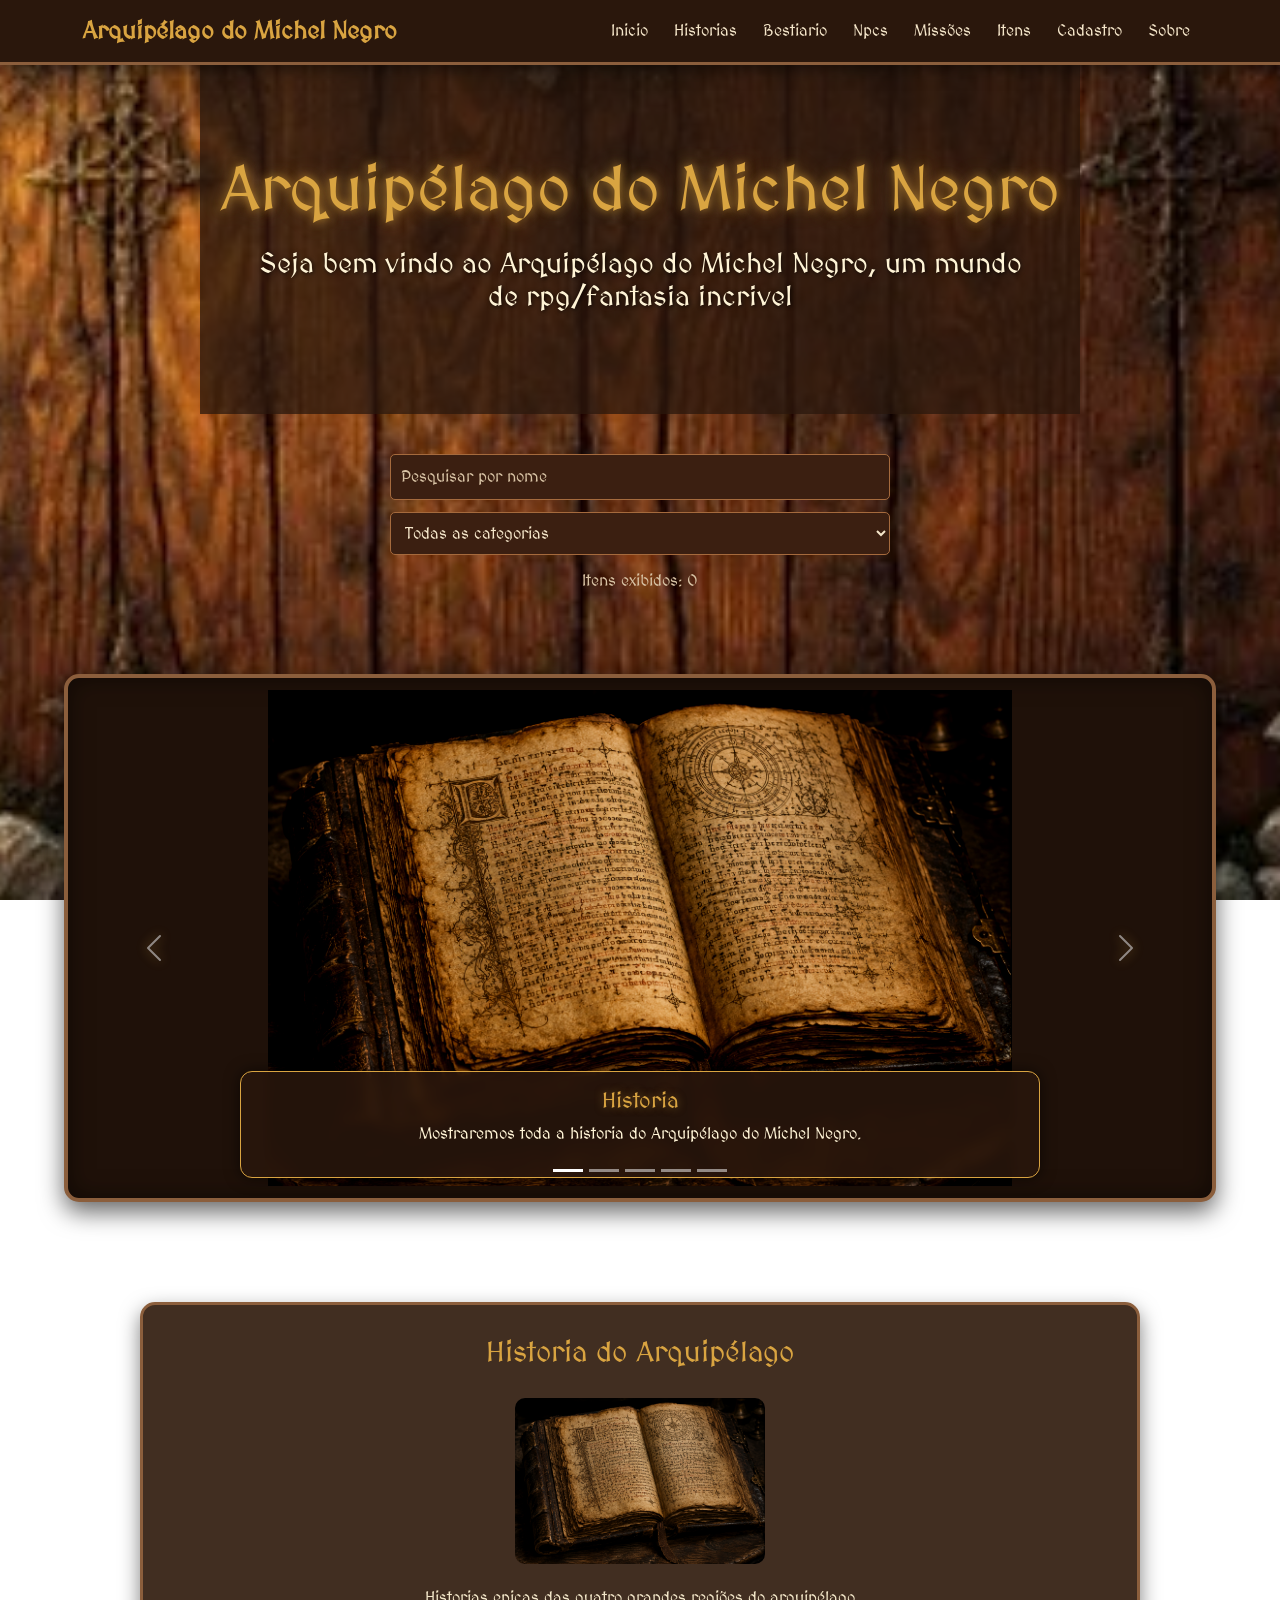
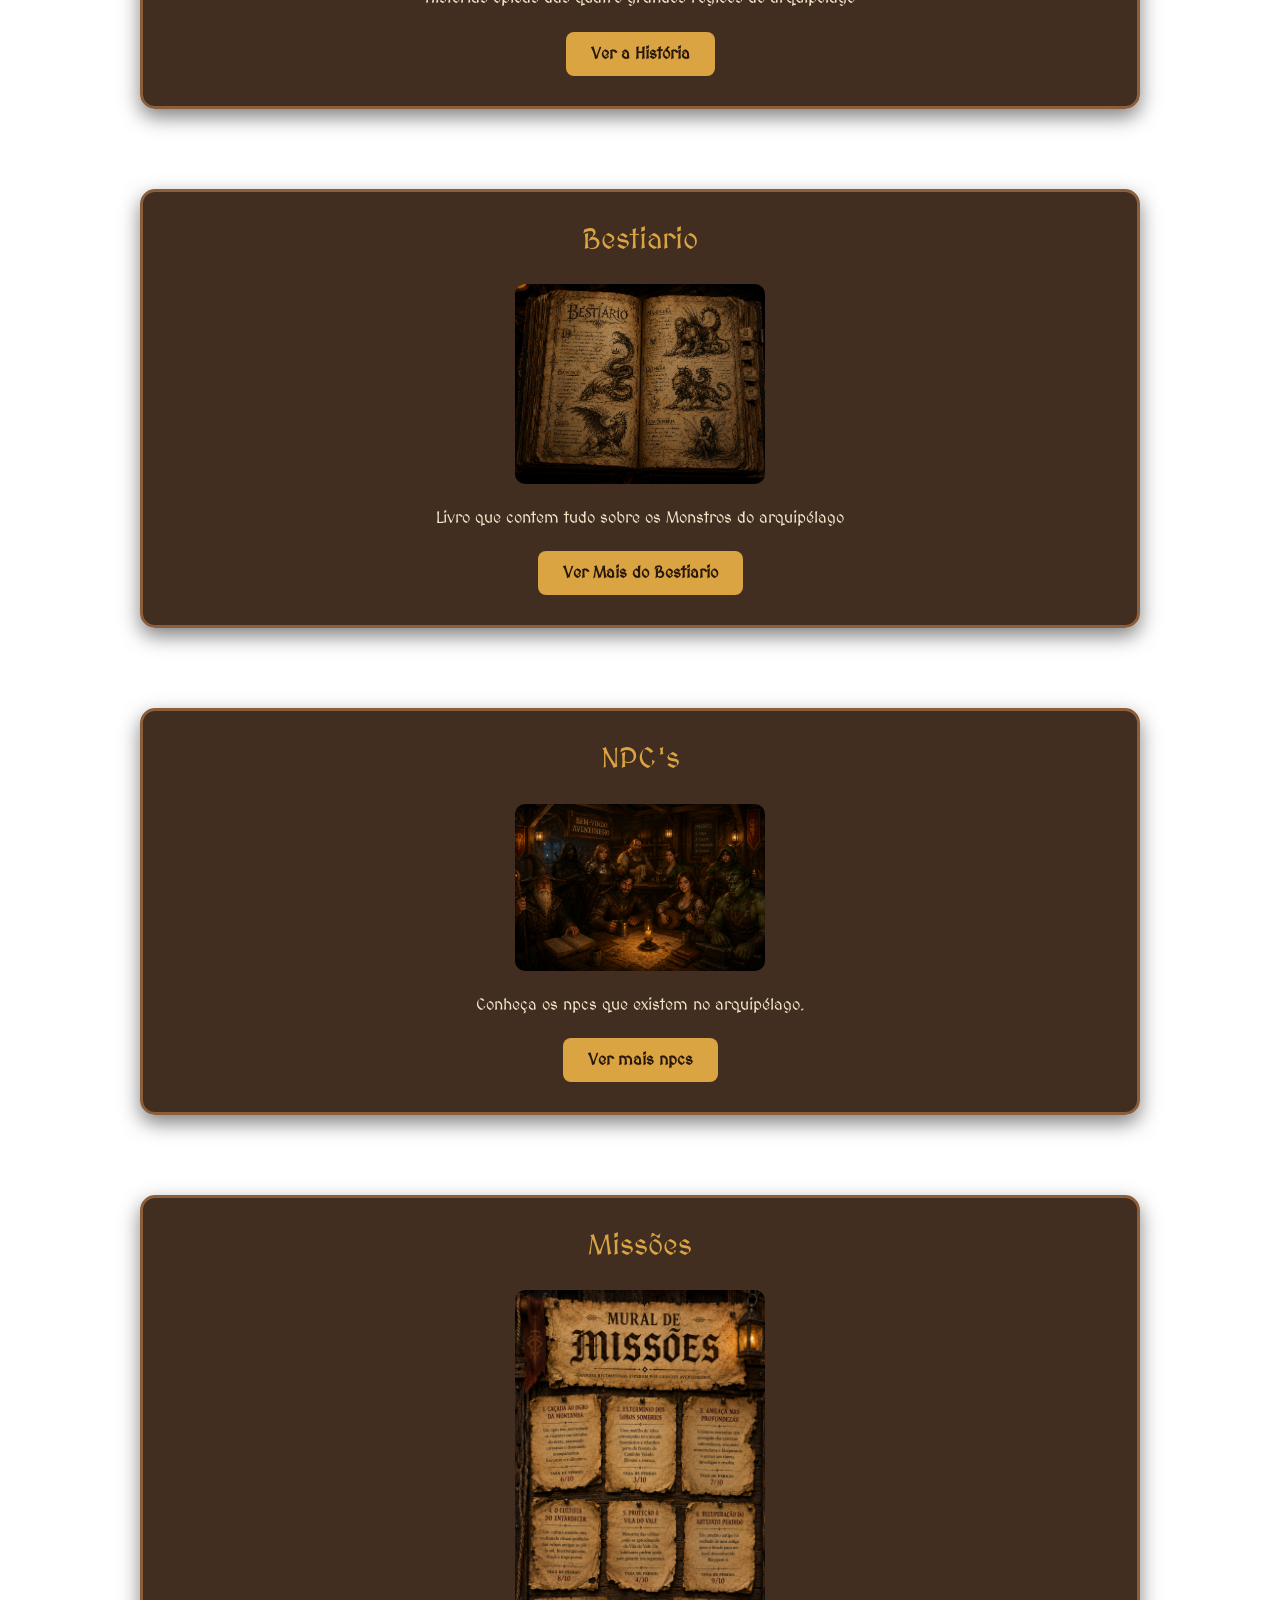
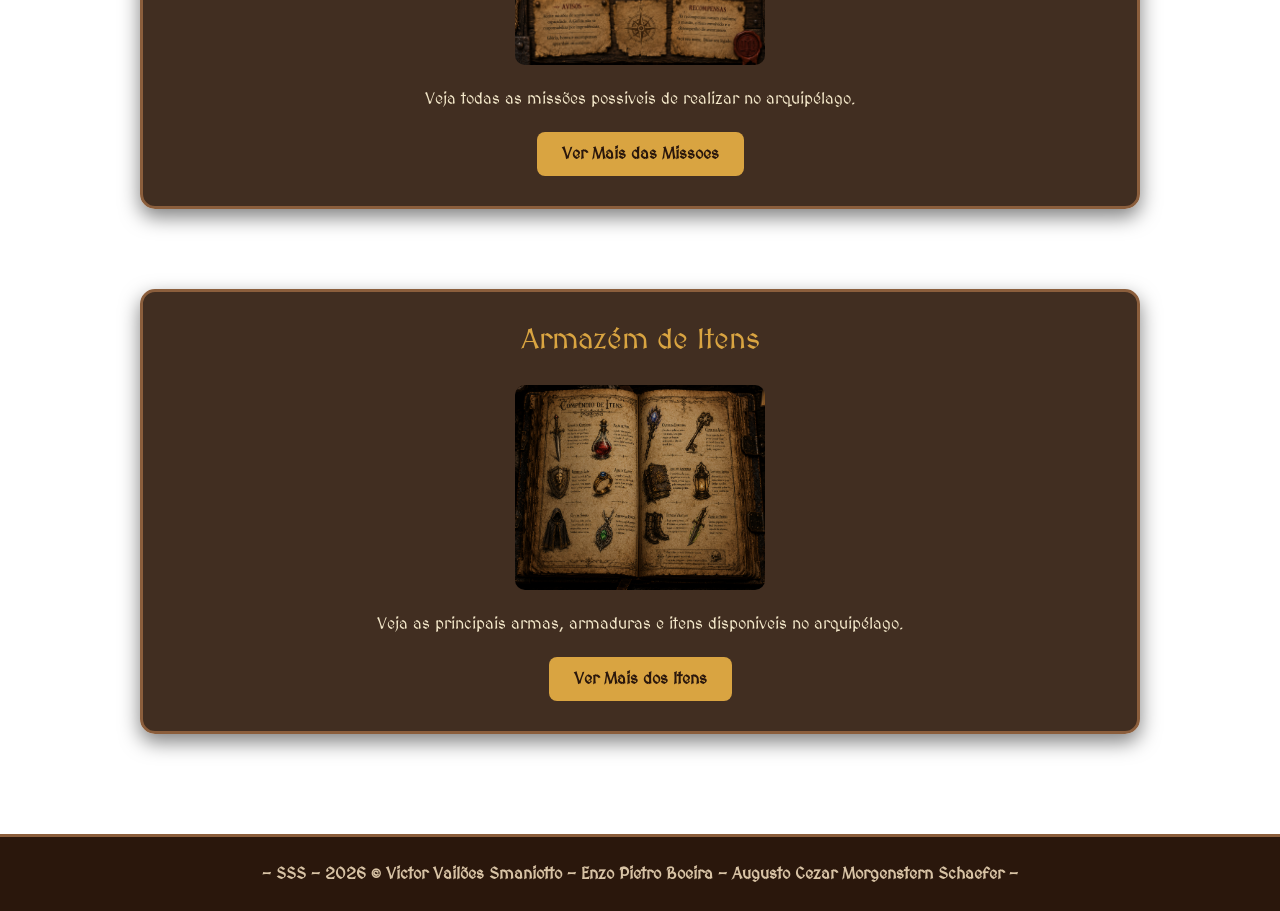
<file: Html/index.html>
﻿<!DOCTYPE html>
<html lang="pt-BR">
<head>
    <meta charset="UTF-8">
    <meta name="viewport" content="width=device-width, initial-scale=1.0">
    <title>Arquipélago do Michel Negro</title>

    <link href="https://cdn.jsdelivr.net/npm/bootstrap@5.3.8/dist/css/bootstrap.min.css" rel="stylesheet" integrity="sha384-sRIl4kxILFvY47J16cr9ZwB07vP4J8+LH7qKQnuqkuIAvNWLzeN8tE5YBujZqJLB" crossorigin="anonymous">
    <link rel="stylesheet" href="/Css/styleIndex.css">
</head>
<body>

    <main class="flex-fill">

      <nav class="navbar navbar-expand-lg navbar-dark bg-dark fixed-top">
          <div class="container">
              <a class="navbar-brand" href="/Html/index.html">Arquipélago do Michel Negro</a>
  
              <button class="navbar-toggler" type="button" data-bs-toggle="collapse" data-bs-target="#menu">
                  <span class="navbar-toggler-icon"></span>
              </button>

              <div class="collapse navbar-collapse justify-content-end" id="menu">
                  <ul class="navbar-nav">
                    <li class="nav-item"><a class="nav-link" href="/Html/index.html">Inicio</a>            </li>
                    <li class="nav-item"><a class="nav-link" href="/Html/Historias.html">Historias</a>     </li>
                    <li class="nav-item"><a class="nav-link" href="/Html/Bestiario.html">Bestiario</a>     </li>
                    <li class="nav-item"><a class="nav-link" href="/Html/Npcs.html">Npcs</a>               </li>
                    <li class="nav-item"><a class="nav-link" href="/Html/Missoes.html">Missões</a>         </li>
                    <li class="nav-item"><a class="nav-link" href="/Html/Itens.html">Itens</a>         </li>
                    <li class="nav-item"><a class="nav-link" href="/Html/Cadastro.html">Cadastro</a>       </li>
                    <li class="nav-item"><a class="nav-link" href="/Html/Sobre.html">Sobre</a>         </li>
                  </ul>

              </div>
          </div>
      </nav>

      <section id="hero">
          <h1>Arquipélago do Michel Negro</h1>
          <h3>Seja bem vindo ao Arquipélago do Michel Negro, um mundo de rpg/fantasia incri­vel</h3>
      </section>

      <section class="pesquisa-container">
          <input
              type="search"
              id="pesquisa"
              placeholder="Pesquisar por nome">

          <select id="filtroCategoria">
              <option value="todos">Todas as categorias</option>
              <option value="monstro">Monstros</option>
              <option value="npc">NPCs</option>
              <option value="item">Itens</option>
              <option value="missao">Missoes</option>
          </select>

          <div id="resultadoPesquisa"></div>

          <p id="contadorItens">Itens exibidos: 0</p>

          <p id="semResultado" class="text-danger d-none">
              Nenhum resultado encontrado.
          </p>
      </section>

      <div id="carouselExampleCaptions" class="carousel slide">
        <div class="carousel-indicators">
          <button type="button" data-bs-target="#carouselExampleCaptions" data-bs-slide-to="0" class="active" aria-current="true" aria-label="Slide 1"></button>
          <button type="button" data-bs-target="#carouselExampleCaptions" data-bs-slide-to="1" aria-label="Slide 2"></button>
          <button type="button" data-bs-target="#carouselExampleCaptions" data-bs-slide-to="2" aria-label="Slide 3"></button>
          <button type="button" data-bs-target="#carouselExampleCaptions" data-bs-slide-to="3" aria-label="Slide 4"></button>
          <button type="button" data-bs-target="#carouselExampleCaptions" data-bs-slide-to="4" aria-label="Slide 5"></button>
        </div>
        <div class="carousel-inner">
          <div class="carousel-item active">
            <a href="#historia">
            <img src="../imagens/index.img/livro.png" class="d-block w-100" alt="...">
            </a>
            <div class="carousel-caption d-none d-md-block">
              <h5>Historia</h5>
              <p>Mostraremos toda a historia do Arquipélago do Michel Negro.</p>
            </div>
          </div>
          <div class="carousel-item">
            <a href="#bestiario">
            <img src="../imagens/index.img/bestiario.png" class="d-block w-100"alt="...">
            </a>
            <div class="carousel-caption d-none d-md-block">
              <h5>Bestiario</h5>
              <p>Descubra os perigos que habitam o Arquipélago do Michel Negro.</p>
            </div>
          </div>
          <div class="carousel-item">
            <a href="#npcs">
            <img src="../imagens/index.img/NPC.png" class="d-block w-100" alt="...">
            </a>
            <div class="carousel-caption d-none d-md-block">
              <h5>NPC's</h5>
              <p>Descubra os personagens que habitam o Arquipélago do Michel Negro.</p>
            </div>
          </div>
          <div class="carousel-item">
            <a href="#Missoes">
            <img src="../imagens/index.img/mural.png" class="d-block w-100"" alt="...">
            </a>
            <div class="carousel-caption d-none d-md-block">
              <h5>Missoes</h5>
              <p>Veja as Missões disponi­veis e que pode desbloquear no Arquipélago.</p>
            </div>
          </div>
          <div class="carousel-item">
            <a href="#itens">
            <img src="../imagens/index.img/itens.png" class="d-block w-100" alt="...">
            </a>
            <div class="carousel-caption d-none d-md-block">
              <h5>Armazém de itens</h5>
              <p>Diversos itens que podem ser encontrados no Arquipélago.</p>
            </div>
          </div>
        </div>
          <button class="carousel-control-prev" type="button" data-bs-target="#carouselExampleCaptions" data-bs-slide="prev">
            <span class="carousel-control-prev-icon" aria-hidden="true"></span>
            <span class="visually-hidden">Previous</span>
          </button>
          <button class="carousel-control-next" type="button" data-bs-target="#carouselExampleCaptions" data-bs-slide="next">
            <span class="carousel-control-next-icon" aria-hidden="true"></span>
            <span class="visually-hidden">Next</span>
          </button>
      </div>
          
      

          

      <section id="historia">
          <h5 class="historia">Historia do Arquipélago</h5>
          <img src="../imagens/index.img/livro.png" class="historia" alt="historia imagem">
          <p class="historia">Historias epicas das quatro grandes regiões do arquipélago</p>
          <a href="./Historias.html">
            <button class="button historia">Ver a História</button>
          </a>
      </section>

      <section id="bestiario">
          <h5 class="bestiario">Bestiario</h5>
          <img src="../imagens/index.img/bestiario.png" class="bestiario" alt="bestiario imagem">
          <p class="bestiario">Livro que contem tudo sobre os Monstros do arquipélago</p>
          <a href="./Bestiario.html">
            <button class="button bestiario" >Ver Mais do Bestiario</button>
          </a>
      </section>

      <section id="npcs">
          <h5 class="npcs">NPC's</h5>
          <img src="../imagens/index.img/NPC.png" class="npcs" alt="npcs imagem">
          <p class="npcs">Conheça os npcs que existem no arquipélago.</p>
          <a href="./Npcs.html">
            <button class="button npcs" >Ver mais npcs</button>
          </a>
      </section>

      <section id="Missoes">
          <h5 class="missões">Missões</h5>
          <img src="../imagens/index.img/mural.png" class="Missões" alt="mural de Missões">
          <p class="Missões">Veja todas as missões possiveis de realizar no arquipélago.</p>
          <a href="./Missoes.html">
            <button class="button Missoes" >Ver Mais das Missoes</button>
          </a>
      </section>

      <section id="itens">
          <h5 class="itens">Armazém de Itens</h5>
          <img src="../imagens/index.img/itens.png" class="itens" alt="itens imagem">
          <p class="itens">Veja as principais armas, armaduras e itens disponiveis no arquipélago.</p>
          <a href="./itens.html">
            <button class="button itens" >Ver Mais dos Itens</button>
          </a>
      </section>

      <footer>
          <div class="card-footer text-body-secondary">
            <p><strong>- SSS - 2026 © Victor Vailões Smaniotto - Enzo Pietro Boeira - Augusto Cezar Morgenstern Schaefer -</strong></p>
          </div>
      </footer>
        
    </main>


    <script src="https://cdn.jsdelivr.net/npm/bootstrap@5.3.8/dist/js/bootstrap.bundle.min.js" integrity="sha384-FKyoEForCGlyvwx9Hj09JcYn3nv7wiPVlz7YYwJrWVcXK/BmnVDxM+D2scQbITxI" crossorigin="anonymous"></script>
    <script src="../JavaScript/app.js"></script>
</body>
</html>
</file>
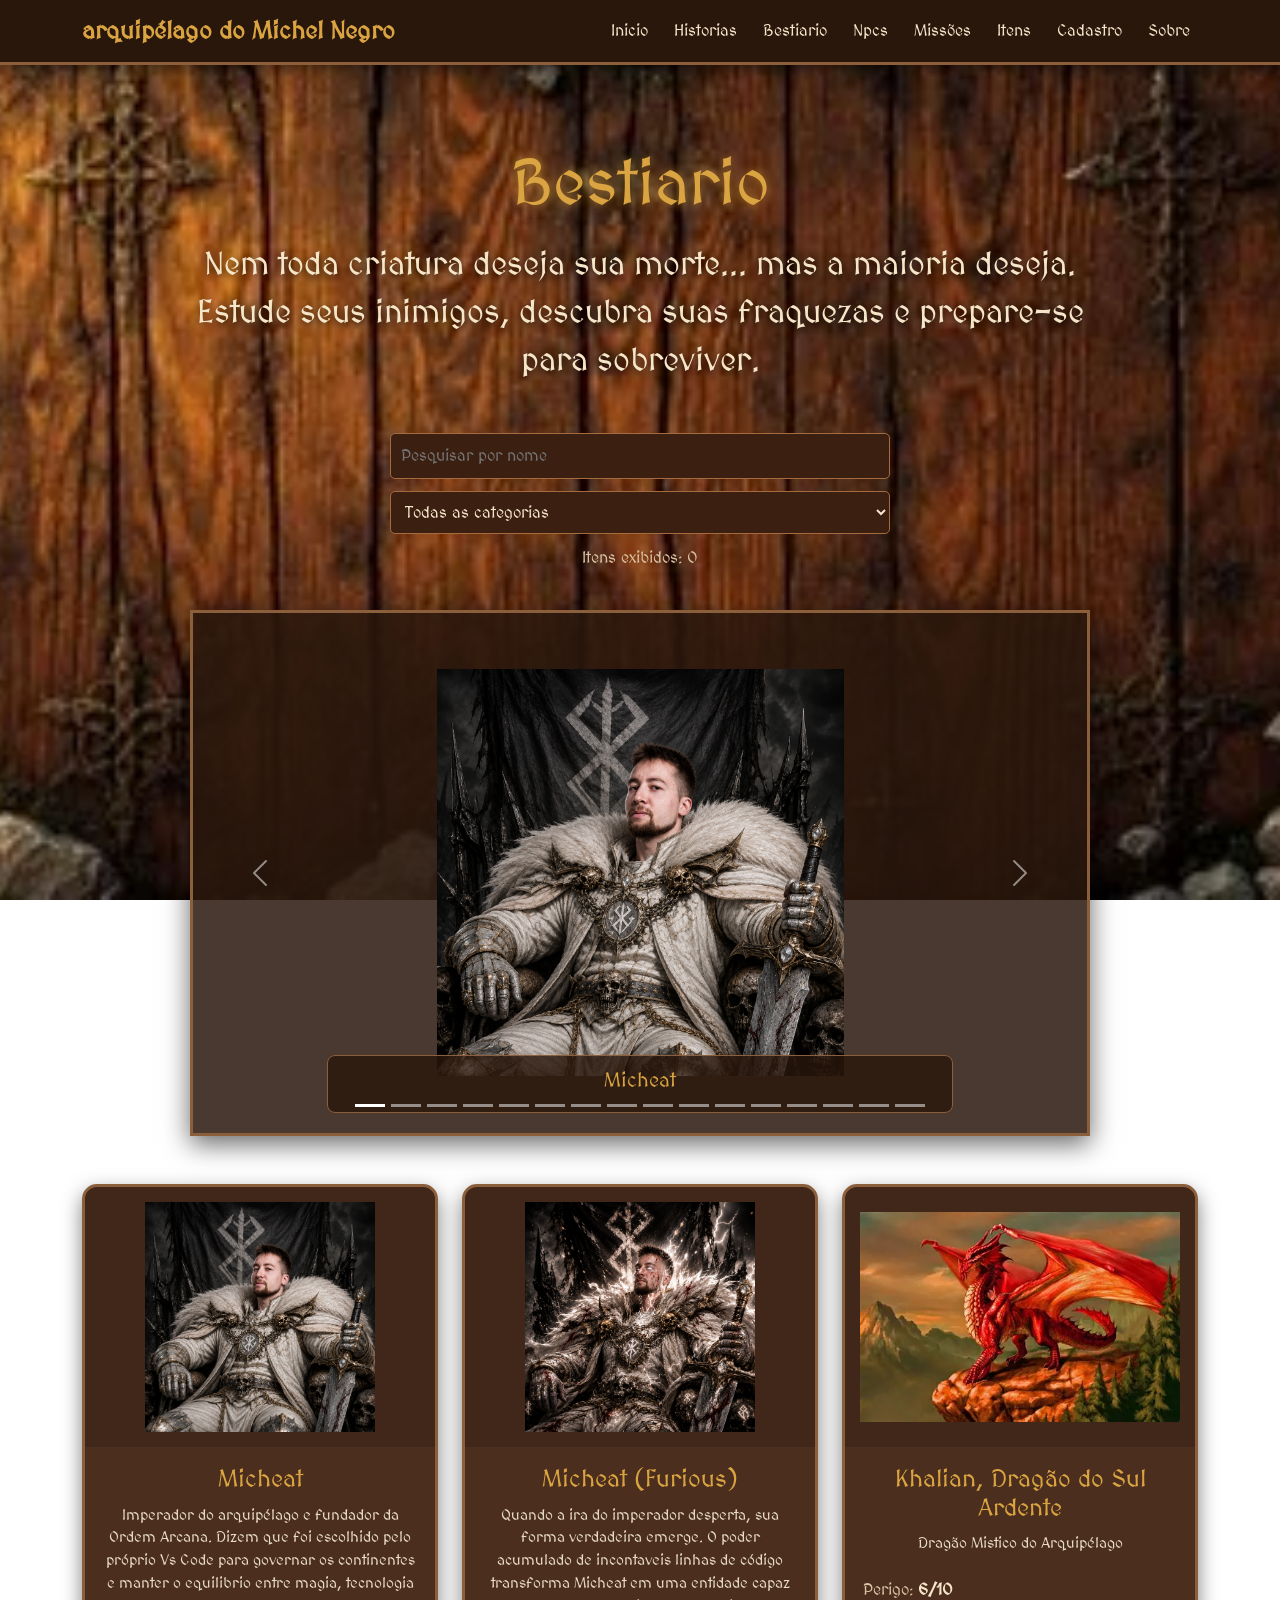
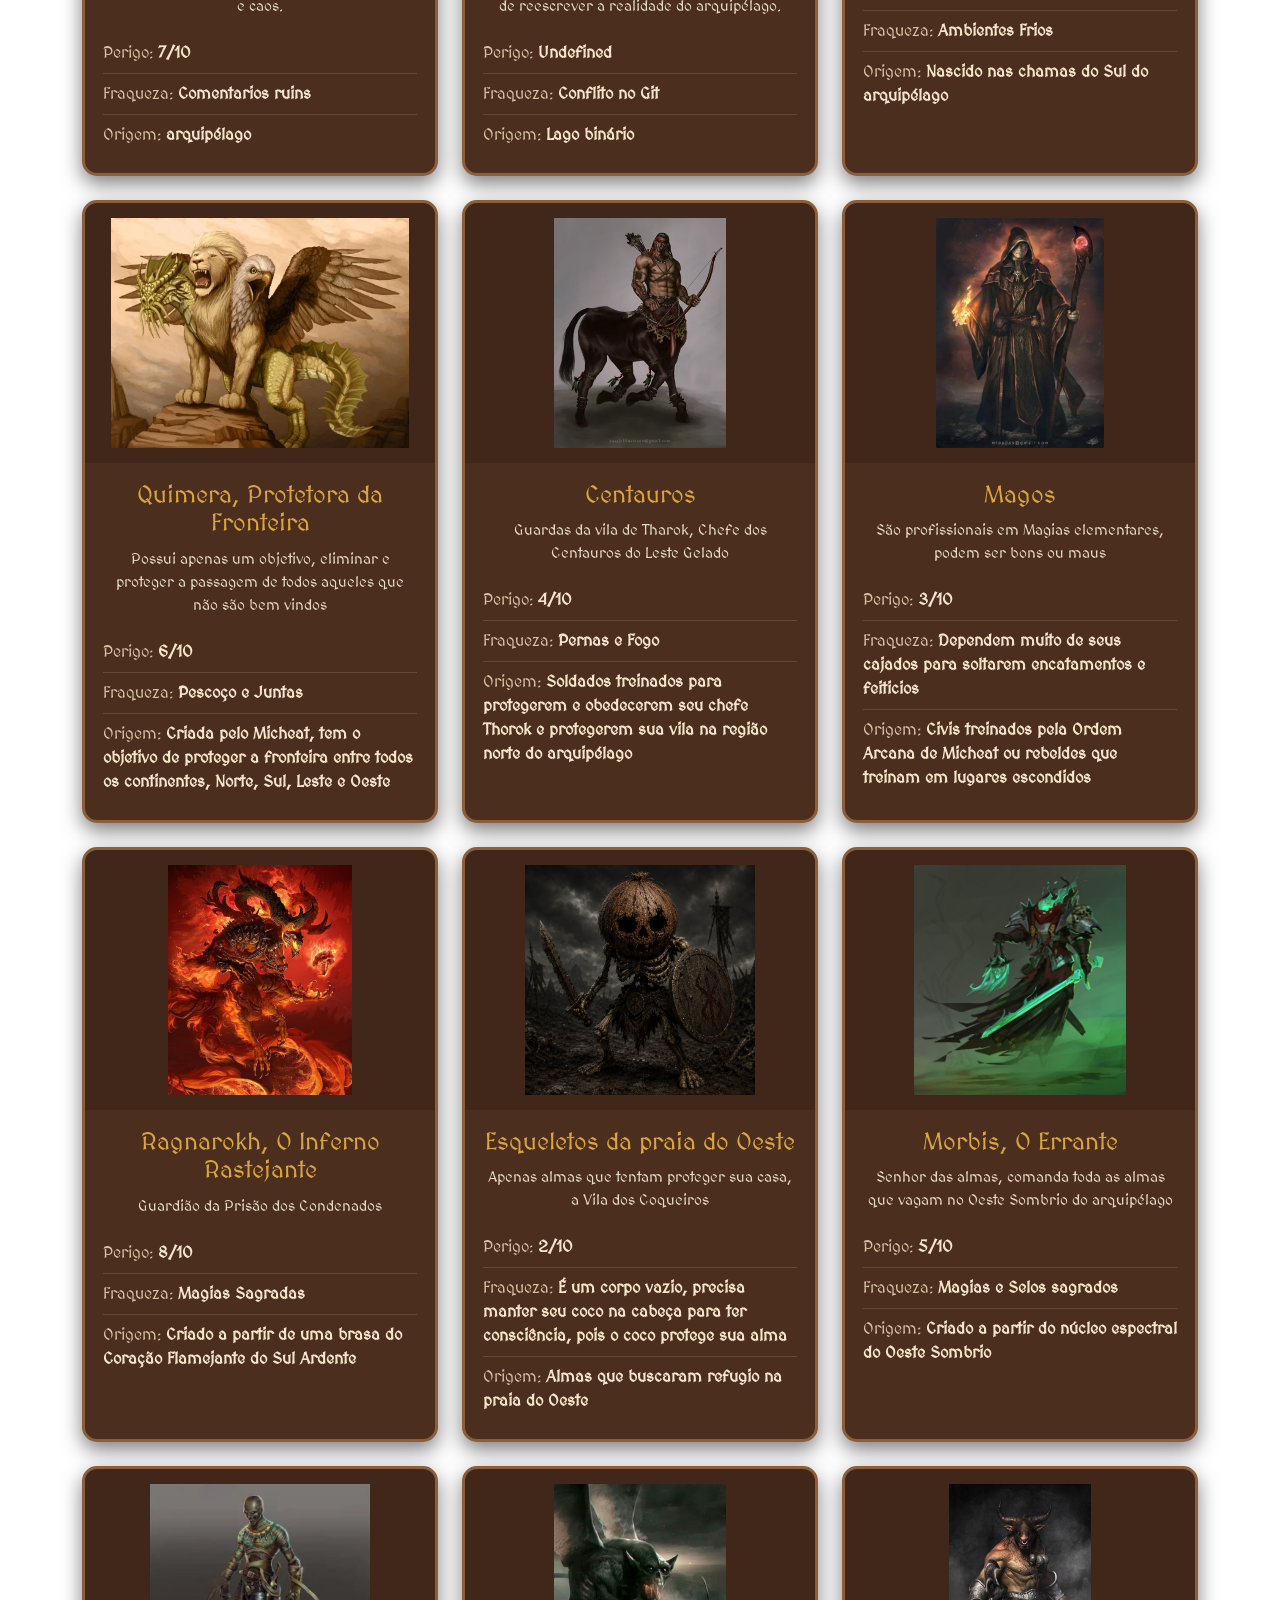
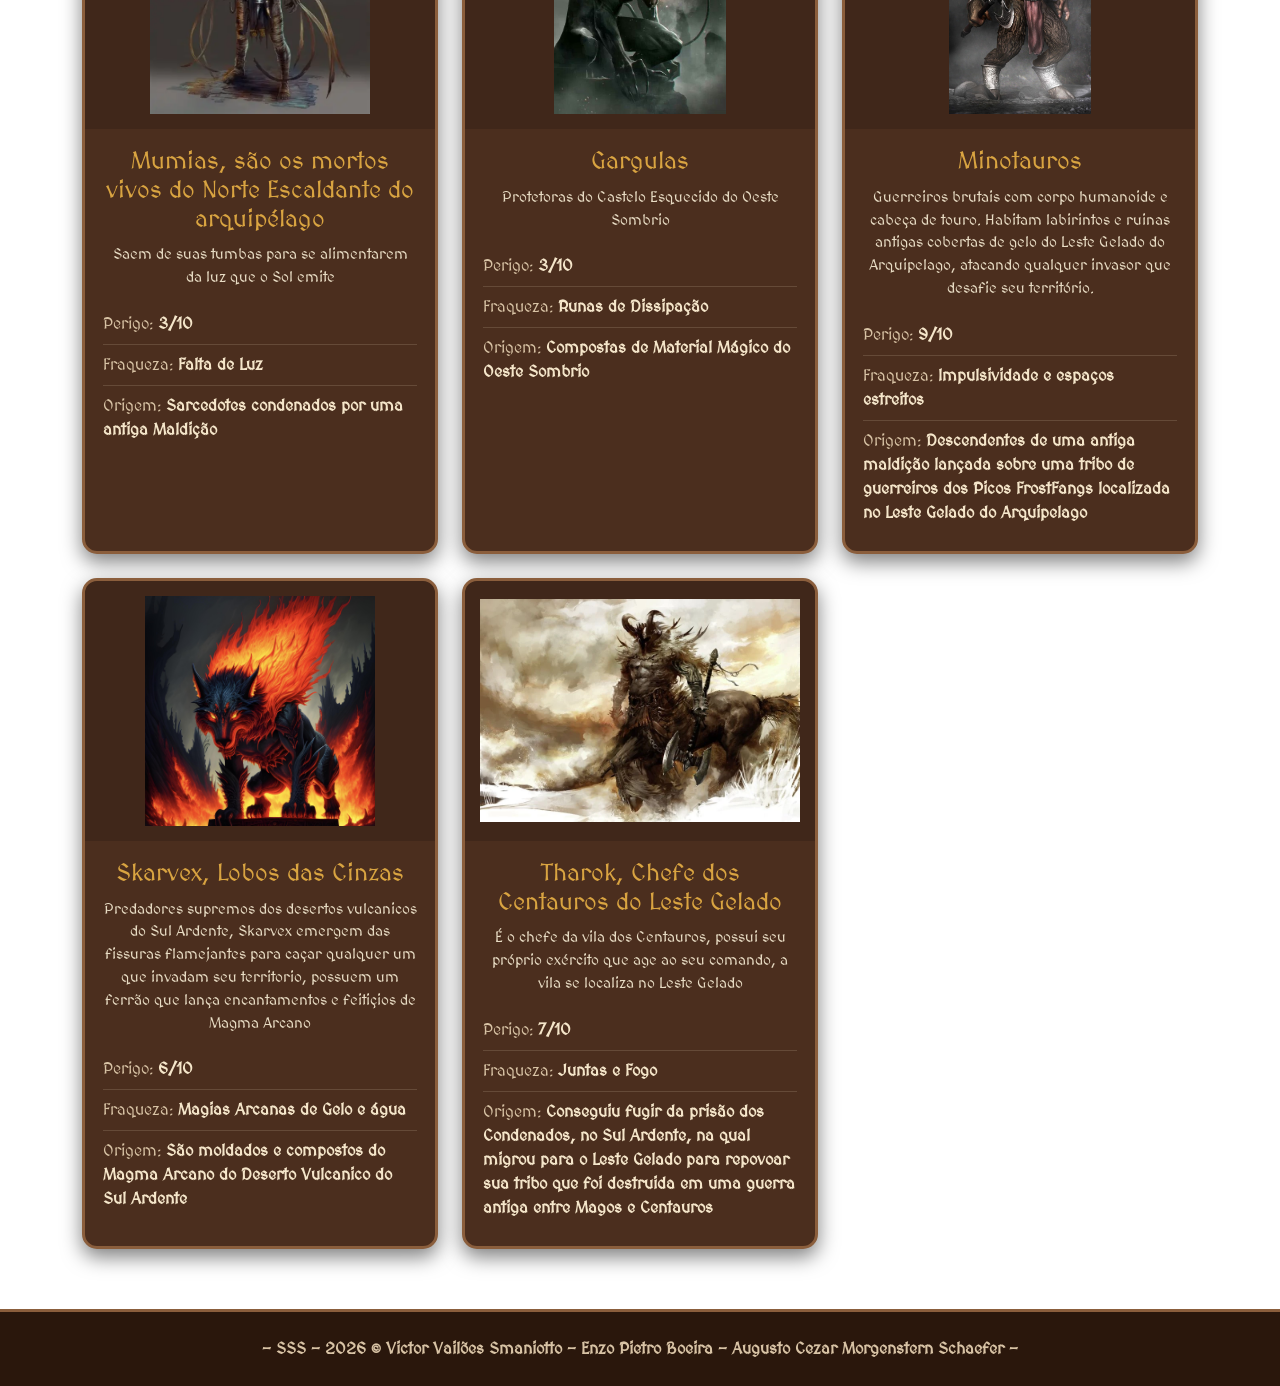
<file: Html/Bestiario.html>
﻿﻿<!DOCTYPE html>
<html lang="pt-BR">
<head>
    <meta charset="UTF-8">
    <meta name="viewport" content="width=device-width, initial-scale=1.0">
    <title>Bestiario</title>
    <link href="https://cdn.jsdelivr.net/npm/bootstrap@5.3.8/dist/css/bootstrap.min.css" rel="stylesheet">
    <link rel="stylesheet" href="/Css/styleCatalogo.css">
</head>
<body>

    <nav class="navbar navbar-expand-lg navbar-dark fixed-top">
        <div class="container">
            <a class="navbar-brand" href="/Html/index.html">arquipélago do Michel Negro</a>

            <button class="navbar-toggler" type="button" data-bs-toggle="collapse" data-bs-target="#menu">
                <span class="navbar-toggler-icon"></span>
            </button>

            <div class="collapse navbar-collapse justify-content-end" id="menu">
                <ul class="navbar-nav">
                    <li class="nav-item"><a class="nav-link" href="/Html/index.html">Inicio</a></li>
                    <li class="nav-item"><a class="nav-link" href="/Html/Historias.html">Historias</a></li>
                    <li class="nav-item"><a class="nav-link" href="/Html/Bestiario.html">Bestiario</a></li>
                    <li class="nav-item"><a class="nav-link" href="/Html/Npcs.html">Npcs</a></li>
                    <li class="nav-item"><a class="nav-link" href="/Html/Missoes.html">Missões</a></li>
                    <li class="nav-item"><a class="nav-link" href="/Html/Itens.html">Itens</a></li>
                    <li class="nav-item"><a class="nav-link" href="/Html/Cadastro.html">Cadastro</a></li>
                    <li class="nav-item"><a class="nav-link" href="/Html/Sobre.html">Sobre</a></li>
                </ul>
            </div>
        </div>
    </nav>

    <header>
      <h1>Bestiario</h1>
      <h2>Nem toda criatura deseja sua morte... mas a maioria deseja. Estude seus inimigos, descubra suas fraquezas e prepare-se para sobreviver.</h2>
    </header>

    <section class="pesquisa-container">
        <input
            type="search"
            id="pesquisa"
            placeholder="Pesquisar por nome">

        <select id="filtroCategoria">
            <option value="todos">Todas as categorias</option>
            <option value="monstro">Monstros</option>
            <option value="npc">NPCs</option>
            <option value="item">Itens</option>
            <option value="missao">Missoes</option>
        </select>

        <div id="resultadoPesquisa"></div>

        <p id="contadorItens">Itens exibidos: 0</p>

        <p id="semResultado" class="text-danger d-none">
            Nenhum resultado encontrado.
        </p>
    </section>

    <div id="carouselExampleCaptions" class="carousel slide">
        <div class="carousel-indicators">
          <button type="button" data-bs-target="#carouselExampleCaptions" data-bs-slide-to="0" class="active" aria-current="true" aria-label="Slide 1"></button>
          <button type="button" data-bs-target="#carouselExampleCaptions" data-bs-slide-to="1" aria-label="Slide 2"></button>
          <button type="button" data-bs-target="#carouselExampleCaptions" data-bs-slide-to="2" aria-label="Slide 3"></button>
          <button type="button" data-bs-target="#carouselExampleCaptions" data-bs-slide-to="3" aria-label="Slide 4"></button>
          <button type="button" data-bs-target="#carouselExampleCaptions" data-bs-slide-to="4" aria-label="Slide 5"></button>
          <button type="button" data-bs-target="#carouselExampleCaptions" data-bs-slide-to="5" aria-label="Slide 6"></button>
          <button type="button" data-bs-target="#carouselExampleCaptions" data-bs-slide-to="6" aria-label="Slide 7"></button>
          <button type="button" data-bs-target="#carouselExampleCaptions" data-bs-slide-to="7" aria-label="Slide 8"></button>
          <button type="button" data-bs-target="#carouselExampleCaptions" data-bs-slide-to="8" aria-label="Slide 9"></button>
          <button type="button" data-bs-target="#carouselExampleCaptions" data-bs-slide-to="9" aria-label="Slide 10"></button>
          <button type="button" data-bs-target="#carouselExampleCaptions" data-bs-slide-to="10" aria-label="Slide 11"></button>
          <button type="button" data-bs-target="#carouselExampleCaptions" data-bs-slide-to="11" aria-label="Slide 12"></button>
          <button type="button" data-bs-target="#carouselExampleCaptions" data-bs-slide-to="12" aria-label="Slide 13"></button>
          <button type="button" data-bs-target="#carouselExampleCaptions" data-bs-slide-to="13" aria-label="Slide 14"></button>
          <button type="button" data-bs-target="#carouselExampleCaptions" data-bs-slide-to="14" aria-label="Slide 15"></button>
          <button type="button" data-bs-target="#carouselExampleCaptions" data-bs-slide-to="15" aria-label="Slide 16"></button>

        </div>
        <div class="carousel-inner">
          <div class="carousel-item active">
            <img src="../imagens/bestiario.img/img/MichelTheEmperor.jpg" class="d-block mx-auto" style="width: 50%; margin: auto;" alt="...">
            <div class="carousel-caption d-none d-md-block">
              <h5>Micheat</h5>
            </div>
          </div>
          <div class="carousel-item">
            <img src="../imagens/bestiario.img/img/MichelTheEmperorTrueForm.jpg" class="d-block w-100" alt="...">
            <div class="carousel-caption d-none d-md-block">
              <h5>Micheat (Furious)</h5>
            </div>
          </div>
          <div class="carousel-item">
            <img src="../imagens/bestiario.img/img/DragaoDoSulArdente.jpg" class="d-block w-100 width-10 height-10" alt="...">
            <div class="carousel-caption d-none d-md-block">
              <h5>Khalian, Dragão do Sul Ardente</h5>
            </div>
          </div>
          <div class="carousel-item">
            <img src="../imagens/bestiario.img/img/QuimeraDoDeserto.jpg" class="d-block w-100 width-10 height-10" alt="...">
            <div class="carousel-caption d-none d-md-block">
              <h5>Quimera, Protetora da Fronteira</h5>
            </div>
          </div>
          <div class="carousel-item">
            <img src="../imagens/bestiario.img/img/CentauroBoss.jpg" class="d-block w-100 width-10 height-10" alt="...">
            <div class="carousel-caption d-none d-md-block">
              <h5>Tharok, Chefe dos Centauros do Leste Gelado</h5>
            </div>
          </div>
          <div class="carousel-item">
            <img src="../imagens/bestiario.img/img/FantasmaMiniBoss.jpg" class="d-block w-100 width-10 height-10" alt="...">
            <div class="carousel-caption d-none d-md-block">
              <h5>Morbis, O Errante</h5>
            </div>
          </div>
          <div class="carousel-item">
            <img src="../imagens/bestiario.img/img/Gargula.jpg" class="d-block w-100 width-10 height-10" alt="...">
            <div class="carousel-caption d-none d-md-block">
              <h5>Gargulas</h5>
            </div>
          </div>
          <div class="carousel-item">
            <img src="../imagens/bestiario.img/img/esqueletoCoconut.jpg" class="d-block w-100 width-10 height-10" alt="...">
            <div class="carousel-caption d-none d-md-block">
              <h5>Esqueletos da Praia do Oeste Sombrio</h5>
            </div>
          </div>
          <div class="carousel-item">
            <img src="../imagens/bestiario.img/img/InfernoRastejanteBoss.jpg" class="d-block w-100 width-10 height-10" alt="...">
            <div class="carousel-caption d-none d-md-block">
              <h5>Ragnarokh, O Inferno Rastejante</h5>
            </div>
          </div>
          <div class="carousel-item">
            <img src="../imagens/bestiario.img/img/Mago.jpg" class="d-block w-100 width-10 height-10" alt="...">
            <div class="carousel-caption d-none d-md-block">
              <h5>Magos</h5>
            </div>
          </div>
          <div class="carousel-item">
            <img src="../imagens/bestiario.img/img/CentauroMob.jpg" class="d-block w-100 width-10 height-10" alt="...">
            <div class="carousel-caption d-none d-md-block">
              <h5>Centauros</h5>
            </div>
          </div>
          <div class="carousel-item">
            <img src="../imagens/bestiario.img/img/Minotauro.jpg" class="d-block w-100 width-10 height-10" alt="...">
            <div class="carousel-caption d-none d-md-block">
              <h5>Minotauros</h5>
            </div>
          </div>
          <div class="carousel-item">
            <img src="../imagens/bestiario.img/img/SkarVex.jpg" class="d-block w-100 width-10 height-10" alt="...">
            <div class="carousel-caption d-none d-md-block">
              <h5>SkarVex, Lobos da Cinza</h5>
            </div>
          </div>
        </div>
        <button class="carousel-control-prev" type="button" data-bs-target="#carouselExampleCaptions" data-bs-slide="prev">
          <span class="carousel-control-prev-icon" aria-hidden="true"></span>
          <span class="visually-hidden">Previous</span>
        </button>
        <button class="carousel-control-next" type="button" data-bs-target="#carouselExampleCaptions" data-bs-slide="next">
          <span class="carousel-control-next-icon" aria-hidden="true"></span>
          <span class="visually-hidden">Next</span>
        </button>
      </div>

    <section class="container my-5">
        <div class="row g-4">

            <div class="col-12 col-md-6 col-lg-4">
                <div class="card h-100" id="micheat">
                    <img src="../imagens/bestiario.img/img/MichelTheEmperor.jpg" class="card-img-top" alt="Micheat">
                    <div class="card-body">
                        <h5 class="card-title">Micheat</h5>
                        <p class="card-text">Imperador do arquipélago e fundador da Ordem Arcana. Dizem que foi escolhido pelo próprio Vs Code para governar os continentes e manter o equili­brio entre magia, tecnologia e caos.</p>
                        <div><span>Perigo: </span><strong>7/10</strong></div>
                        <div><span>Fraqueza: </span><strong>Comentarios ruins</strong></div>
                        <div><span>Origem: </span><strong>arquipélago</strong></div>
                    </div>
                </div>
            </div>

            <div class="col-12 col-md-6 col-lg-4">
                <div class="card h-100" id="micheat-furious">
                    <img src="../imagens/bestiario.img/img/MichelTheEmperorTrueForm.jpg" class="card-img-top" alt="Micheat Furious">
                    <div class="card-body">
                        <h5 class="card-title">Micheat (Furious)</h5>
                        <p class="card-text">Quando a ira do imperador desperta, sua forma verdadeira emerge. O poder acumulado de incontaveis linhas de código transforma Micheat em uma entidade capaz de reescrever a realidade do arquipélago.</p>
                        <div><span>Perigo: </span><strong>Undefined</strong></div>
                        <div><span>Fraqueza: </span><strong>Conflito no Git</strong></div>
                        <div><span>Origem: </span><strong>Lago binário</strong></div>
                    </div>
                </div>
            </div>

            <div class="col-12 col-md-6 col-lg-4">
                <div class="card h-100" id="khalian-dragao-do-sul-ardente">
                    <img src="../imagens/bestiario.img/img/DragaoDoSulArdente.jpg" class="card-img-top" alt="Dragão do Sul Ardente">
                    <div class="card-body">
                        <h5 class="card-title">Khalian, Dragão do Sul Ardente</h5>
                        <p class="card-text">Dragão Mi­stico do Arquipélago</p>
                        <div><span>Perigo: </span><strong>6/10</strong></div>
                        <div><span>Fraqueza: </span><strong>Ambientes Frios</strong></div>
                        <div><span>Origem: </span><strong>Nascido nas chamas do Sul do arquipélago</strong></div>
                    </div>
                </div>
            </div>

            <div class="col-12 col-md-6 col-lg-4">
                <div class="card h-100" id="quimera-protetora-da-fronteira">
                    <img src="../imagens/bestiario.img/img/QuimeraDoDeserto.jpg" class="card-img-top" alt="Arthur Morgan">
                    <div class="card-body">
                        <h5 class="card-title">Quimera, Protetora da Fronteira</h5>
                        <p class="card-text">Possui apenas um objetivo, eliminar e proteger a passagem de todos aqueles que não são bem vindos</p>
                        <div><span>Perigo: </span><strong>6/10</strong></div>
                        <div><span>Fraqueza: </span><strong>Pescoço e Juntas</strong></div>
                        <div><span>Origem: </span><strong>Criada pelo Micheat, tem o objetivo de proteger a fronteira entre todos os continentes, Norte, Sul, Leste e Oeste</strong></div>
                    </div>
                </div>
            </div>

            <div class="col-12 col-md-6 col-lg-4">
                <div class="card h-100" id="centauros">
                    <img src="../imagens/bestiario.img/img/CentauroMob.jpg" class="card-img-top" alt="Arthur Morgan">
                    <div class="card-body">
                        <h5 class="card-title">Centauros</h5>
                        <p class="card-text">Guardas da vila de Tharok, Chefe dos Centauros do Leste Gelado</p>
                        <div><span>Perigo: </span><strong>4/10</strong></div>
                        <div><span>Fraqueza: </span><strong>Pernas e Fogo</strong></div>
                        <div><span>Origem: </span><strong>Soldados treinados para protegerem e obedecerem seu chefe Thorok e protegerem sua vila na região norte do arquipélago</strong></div>
                    </div>
                </div>
            </div>

            <div class="col-12 col-md-6 col-lg-4">
                <div class="card h-100" id="magos">
                    <img src="../imagens/bestiario.img/img/Mago.jpg" class="card-img-top" alt="Arthur Morgan">
                    <div class="card-body">
                        <h5 class="card-title">Magos</h5>
                        <p class="card-text">São profissionais em Magias elementares, podem ser bons ou maus</p>
                        <div><span>Perigo: </span><strong>3/10</strong></div>
                        <div><span>Fraqueza: </span><strong>Dependem muito de seus cajados para soltarem encatamentos e feiticios</strong></div>
                        <div><span>Origem: </span><strong>Civis treinados pela Ordem Arcana de Micheat ou rebeldes que treinam em lugares escondidos</strong></div>
                    </div>
                </div>
            </div>

            <div class="col-12 col-md-6 col-lg-4">
                <div class="card h-100" id="ragnarokh-o-inferno-rastejante">
                    <img src="../imagens/bestiario.img/img/InfernoRastejanteBoss.jpg" class="card-img-top" alt="Arthur Morgan">
                    <div class="card-body">
                        <h5 class="card-title">Ragnarokh, O Inferno Rastejante</h5>
                        <p class="card-text">Guardião da Prisão dos Condenados</p>
                        <div><span>Perigo: </span><strong>8/10</strong></div>
                        <div><span>Fraqueza: </span><strong>Magias Sagradas</strong></div>
                        <div><span>Origem: </span><strong>Criado a partir de uma brasa do Coração Flamejante do Sul Ardente</strong></div>
                    </div>
                </div>
            </div>

            <div class="col-12 col-md-6 col-lg-4">
                <div class="card h-100" id="esqueletos-da-praia-do-oeste">
                    <img src="../imagens/bestiario.img/img/esqueletoCoconut.jpg" class="card-img-top" alt="Arthur Morgan">
                    <div class="card-body">
                        <h5 class="card-title">Esqueletos da praia do Oeste</h5>
                        <p class="card-text">Apenas almas que tentam proteger sua casa, a Vila dos Coqueiros</p>
                        <div><span>Perigo: </span><strong>2/10</strong></div>
                        <div><span>Fraqueza: </span><strong>É um corpo vazio, precisa manter seu coco na cabeça para ter consciência, pois o coco protege sua alma</strong></div>
                        <div><span>Origem: </span><strong>Almas que buscaram refugio na praia do Oeste</strong></div>
                    </div>
                </div>
            </div>

            <div class="col-12 col-md-6 col-lg-4">
                <div class="card h-100" id="morbis-o-errante">
                    <img src="../imagens/bestiario.img/img/FantasmaMiniBoss.jpg" class="card-img-top" alt="Arthur Morgan">
                    <div class="card-body">
                        <h5 class="card-title">Morbis, O Errante</h5>
                        <p class="card-text">Senhor das almas, comanda toda as almas que vagam no Oeste Sombrio do arquipélago</p>
                        <div><span>Perigo: </span><strong>5/10</strong></div>
                        <div><span>Fraqueza: </span><strong>Magias e Selos sagrados</strong></div>
                        <div><span>Origem: </span><strong>Criado a partir do núcleo espectral do Oeste Sombrio</strong></div>
                    </div>
                </div>
            </div>

            <div class="col-12 col-md-6 col-lg-4">
                <div class="card h-100" id="mumias-sao-os-mortos-vivos-do-norte-escaldante-do-arquipelago">
                    <img src="../imagens/bestiario.img/img/Mumia.jpg" class="card-img-top" alt="Arthur Morgan">
                    <div class="card-body">
                        <h5 class="card-title">Mumias, são os mortos vivos do Norte Escaldante do arquipélago</h5>
                        <p class="card-text">Saem de suas tumbas para se alimentarem da luz que o Sol emite</p>
                        <div><span>Perigo: </span><strong>3/10</strong></div>
                        <div><span>Fraqueza: </span><strong>Falta de Luz</strong></div>
                        <div><span>Origem: </span><strong>Sarcedotes condenados por uma antiga Maldição</strong></div>
                    </div>
                </div>
            </div>

            <div class="col-12 col-md-6 col-lg-4">
                <div class="card h-100" id="gargulas">
                    <img src="../imagens/bestiario.img/img/Gargula.jpg" class="card-img-top" alt="Arthur Morgan">
                    <div class="card-body">
                        <h5 class="card-title">Gargulas</h5>
                        <p class="card-text">Protetoras do Castelo Esquecido do Oeste Sombrio</p>
                        <div><span>Perigo: </span><strong>3/10</strong></div>
                        <div><span>Fraqueza: </span><strong>Runas de Dissipação</strong></div>
                        <div><span>Origem: </span><strong>Compostas de Material Mágico do Oeste Sombrio</strong></div>
                    </div>
                </div>
            </div>

            <div class="col-12 col-md-6 col-lg-4">
                <div class="card h-100" id="minotauros">
                    <img src="../imagens/bestiario.img/img/Minotauro.jpg" class="card-img-top" alt="Arthur Morgan">
                    <div class="card-body">
                        <h5 class="card-title">Minotauros</h5>
                        <p class="card-text">Guerreiros brutais com corpo humanoide e cabeça de touro. Habitam labirintos e rui­nas antigas cobertas de gelo do Leste Gelado do Arquipelago, atacando qualquer invasor que desafie seu território.</p>
                        <div><span>Perigo: </span><strong>9/10</strong></div>
                        <div><span>Fraqueza: </span><strong>Impulsividade e espaços estreitos</strong></div>
                        <div><span>Origem: </span><strong>Descendentes de uma antiga maldição lançada sobre uma tribo de guerreiros dos Picos FrostFangs localizada no Leste Gelado do Arquipelago</strong></div>
                    </div>
                </div>
            </div>

            <div class="col-12 col-md-6 col-lg-4">
                <div class="card h-100" id="skarvex-lobos-das-cinzas">
                    <img src="../imagens/bestiario.img/img/SkarVex.jpg" class="card-img-top" alt="Arthur Morgan">
                    <div class="card-body">
                        <h5 class="card-title">Skarvex, Lobos das Cinzas</h5>
                        <p class="card-text">Predadores supremos dos desertos vulcanicos do Sul Ardente, Skarvex emergem das fissuras flamejantes para caçar qualquer um que invadam seu territorio, possuem um ferrão que lança encantamentos e feitiçios de Magma Arcano</p>
                        <div><span>Perigo: </span><strong>6/10</strong></div>
                        <div><span>Fraqueza: </span><strong>Magias Arcanas de Gelo e água</strong></div>
                        <div><span>Origem: </span><strong>São moldados e compostos do Magma Arcano do Deserto Vulcanico do Sul Ardente</strong></div>
                    </div>
                </div>
            </div>
            <div class="col-12 col-md-6 col-lg-4">
                <div class="card h-100" id="tharok-chefe-dos-centauros-do-leste-gelado">
                    <img src="../imagens/bestiario.img/img/CentauroBoss.jpg" class="card-img-top" alt="Arthur Morgan">
                    <div class="card-body">
                        <h5 class="card-title">Tharok, Chefe dos Centauros do Leste Gelado</h5>
                        <p class="card-text">É o chefe da vila dos Centauros, possui seu próprio exército que age ao seu comando, a vila se localiza no Leste Gelado</p>
                        <div><span>Perigo: </span><strong>7/10</strong></div>
                        <div><span>Fraqueza: </span><strong>Juntas e Fogo</strong></div>
                        <div><span>Origem: </span><strong>Conseguiu fugir da prisão dos Condenados, no Sul Ardente, na qual migrou para o Leste Gelado para repovoar sua tribo que foi destruida em uma guerra antiga entre Magos e Centauros</strong></div>
                    </div>
                </div>
            </div>

        </div>
      </section>

      <footer>
            <div class="card-footer text-body-secondary">
              <p><strong>- SSS - 2026 © Victor Vailões Smaniotto - Enzo Pietro Boeira - Augusto Cezar Morgenstern Schaefer -</strong></p>
            </div>
      </footer>

    <script src="https://cdn.jsdelivr.net/npm/bootstrap@5.3.8/dist/js/bootstrap.bundle.min.js" integrity="sha384-FKyoEForCGlyvwx9Hj09JcYn3nv7wiPVlz7YYwJrWVcXK/BmnVDxM+D2scQbITxI" crossorigin="anonymous"></script>
    <script src="../JavaScript/app.js"></script>
</body>
</html>
</file>
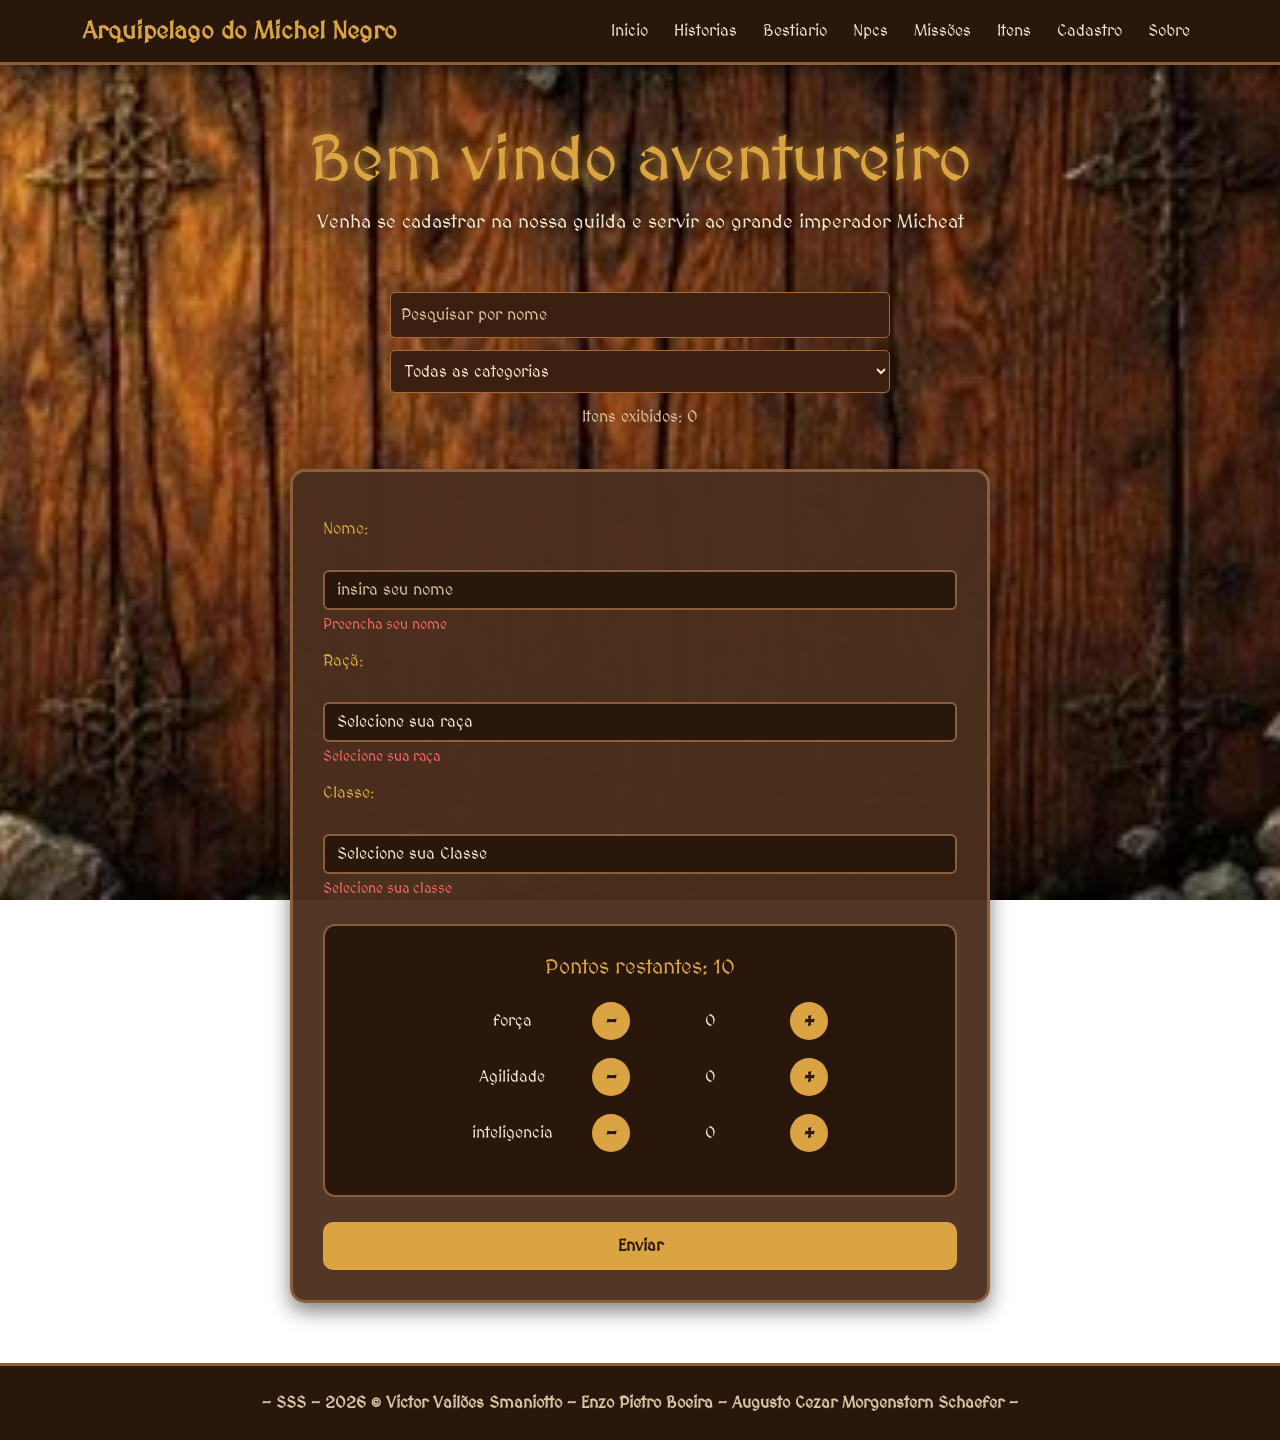
<file: Html/Cadastro.html>
﻿<!DOCTYPE html>
<html lang="pt-BR">
<head>
    <meta charset="UTF-8">
    <meta name="viewport" content="width=device-width, initial-scale=1.0">
    <title>Cadastro</title>
    <link href="https://cdn.jsdelivr.net/npm/bootstrap@5.3.8/dist/css/bootstrap.min.css" rel="stylesheet" integrity="sha384-sRIl4kxILFvY47J16cr9ZwB07vP4J8+LH7qKQnuqkuIAvNWLzeN8tE5YBujZqJLB" crossorigin="anonymous">
    <link rel="stylesheet" href="/Css/styleCadastro.css">
</head>
<body>
    
    <nav class="navbar navbar-expand-lg navbar-dark bg-dark fixed-top">
        <div class="container">
            <a class="navbar-brand" href="/Html/index.html">Arquipelago do Michel Negro</a>

            <button class="navbar-toggler" type="button" data-bs-toggle="collapse" data-bs-target="#menu">
                <span class="navbar-toggler-icon"></span>
            </button>

            <div class="collapse navbar-collapse justify-content-end" id="menu">
                <ul class="navbar-nav">
                <li class="nav-item"><a class="nav-link" href="/Html/index.html">Inicio</a>            </li>
                <li class="nav-item"><a class="nav-link" href="/Html/Historias.html">Historias</a>     </li>
                <li class="nav-item"><a class="nav-link" href="/Html/Bestiario.html">Bestiario</a>     </li>
                <li class="nav-item"><a class="nav-link" href="/Html/Npcs.html">Npcs</a>               </li>
                <li class="nav-item"><a class="nav-link" href="/Html/Missoes.html">Missões</a>         </li>
                <li class="nav-item"><a class="nav-link" href="/Html/Itens.html">Itens</a>         </li>
                <li class="nav-item"><a class="nav-link" href="/Html/Cadastro.html">Cadastro</a>       </li>
                <li class="nav-item"><a class="nav-link" href="/Html/Sobre.html">Sobre</a>         </li>
                </ul>

            </div>
        </div>
      </nav>

        <header>
            <h1>Bem vindo aventureiro</h1>
            <p>Venha se cadastrar na nossa guilda e servir ao grande imperador Micheat</p>
        </header>

        <section class="pesquisa-container">
            <input
                type="search"
                id="pesquisa"
                placeholder="Pesquisar por nome">

            <select id="filtroCategoria">
                <option value="todos">Todas as categorias</option>
                <option value="monstro">Monstros</option>
                <option value="npc">NPCs</option>
                <option value="item">Itens</option>
                <option value="missao">Missoes</option>
            </select>

            <div id="resultadoPesquisa"></div>

            <p id="contadorItens">Itens exibidos: 0</p>

            <p id="semResultado" class="text-danger d-none">
                Nenhum resultado encontrado.
            </p>
        </section>

        <section id="Form" class="was-validated">
            <form id="formulario">

                <label>Nome:</label><br>
                <input type="text" id="nome" class="form-control" placeholder="insira seu nome" required>
                <div class="invalid-feedback">Preencha seu nome </div>

                <label>Raçã:</label><br>
                <select id="raca" class="form-select" required>
                    <option value="" selected disabled>Selecione sua raça</option>
                    <option>Humano</option>
                    <option>Elfo</option>
                    <option>Anão</option>
                    <option>Orc</option>
                </select>
                <div class="invalid-feedback">Selecione sua raça </div>

                <label>Classe:</label><br>
                <select id="classe" class="form-select" required>
                    <option value="" selected disabled>Selecione sua Classe</option>
                    <option>Cavaleiro</option>
                    <option>Mago</option>
                    <option>Arqueiro</option>
                    <option>Bardo</option>
                </select>
                <div class="invalid-feedback">Selecione sua classe </div>

                <div class="status">
                    <p id="pontos-restantes">Pontos restantes: 10</p>

                    <div>
                    <span>força</span>
                    <button type="button" class="btn-dec" data-attr="forca">-</button>
                    <span id="val-forca">0</span>
                    <button type="button" class="btn-inc" data-attr="forca">+</button>
                    </div>

                    <div>
                    <span>Agilidade</span>
                    <button type="button" class="btn-dec" data-attr="agilidade">-</button>
                    <span id="val-agilidade">0</span>
                    <button type="button" class="btn-inc" data-attr="agilidade">+</button>
                    </div>

                    <div>
                    <span>inteligencia</span>
                    <button type="button" class="btn-dec" data-attr="inteligencia">-</button>
                    <span id="val-inteligencia">0</span>
                    <button type="button" class="btn-inc" data-attr="inteligencia">+</button>
                    </div>
                </div>

                <button type="submit">Enviar</button>
            </form>
        </section>

    
    <section id="lista-users"></section>

    <div id="confirmacaoCadastro" class="confirmacaoExcluir d-none">
        <div class="container">
            <h6>Realmente quer excluir essa missão</h6>
            <button id="btn-sim" class="btn-successe">Sim</button>
            <button id="btn-nao" class="btn-danger">Não</button>
        </div>
    </div>

    <footer>
        <div class="card-footer text-body-secondary">
            <p><strong>- SSS - 2026 © Victor Vailões Smaniotto - Enzo Pietro Boeira - Augusto Cezar Morgenstern Schaefer -</strong></p>
        </div>
    </footer>

    <script src="https://cdn.jsdelivr.net/npm/bootstrap@5.3.8/dist/js/bootstrap.bundle.min.js" integrity="sha384-FKyoEForCGlyvwx9Hj09JcYn3nv7wiPVlz7YYwJrWVcXK/BmnVDxM+D2scQbITxI" crossorigin="anonymous"></script>
    <script src="../JavaScript/cadastro.js"></script>
    <script src="../JavaScript/app.js"></script>
</body>
</html>
</file>
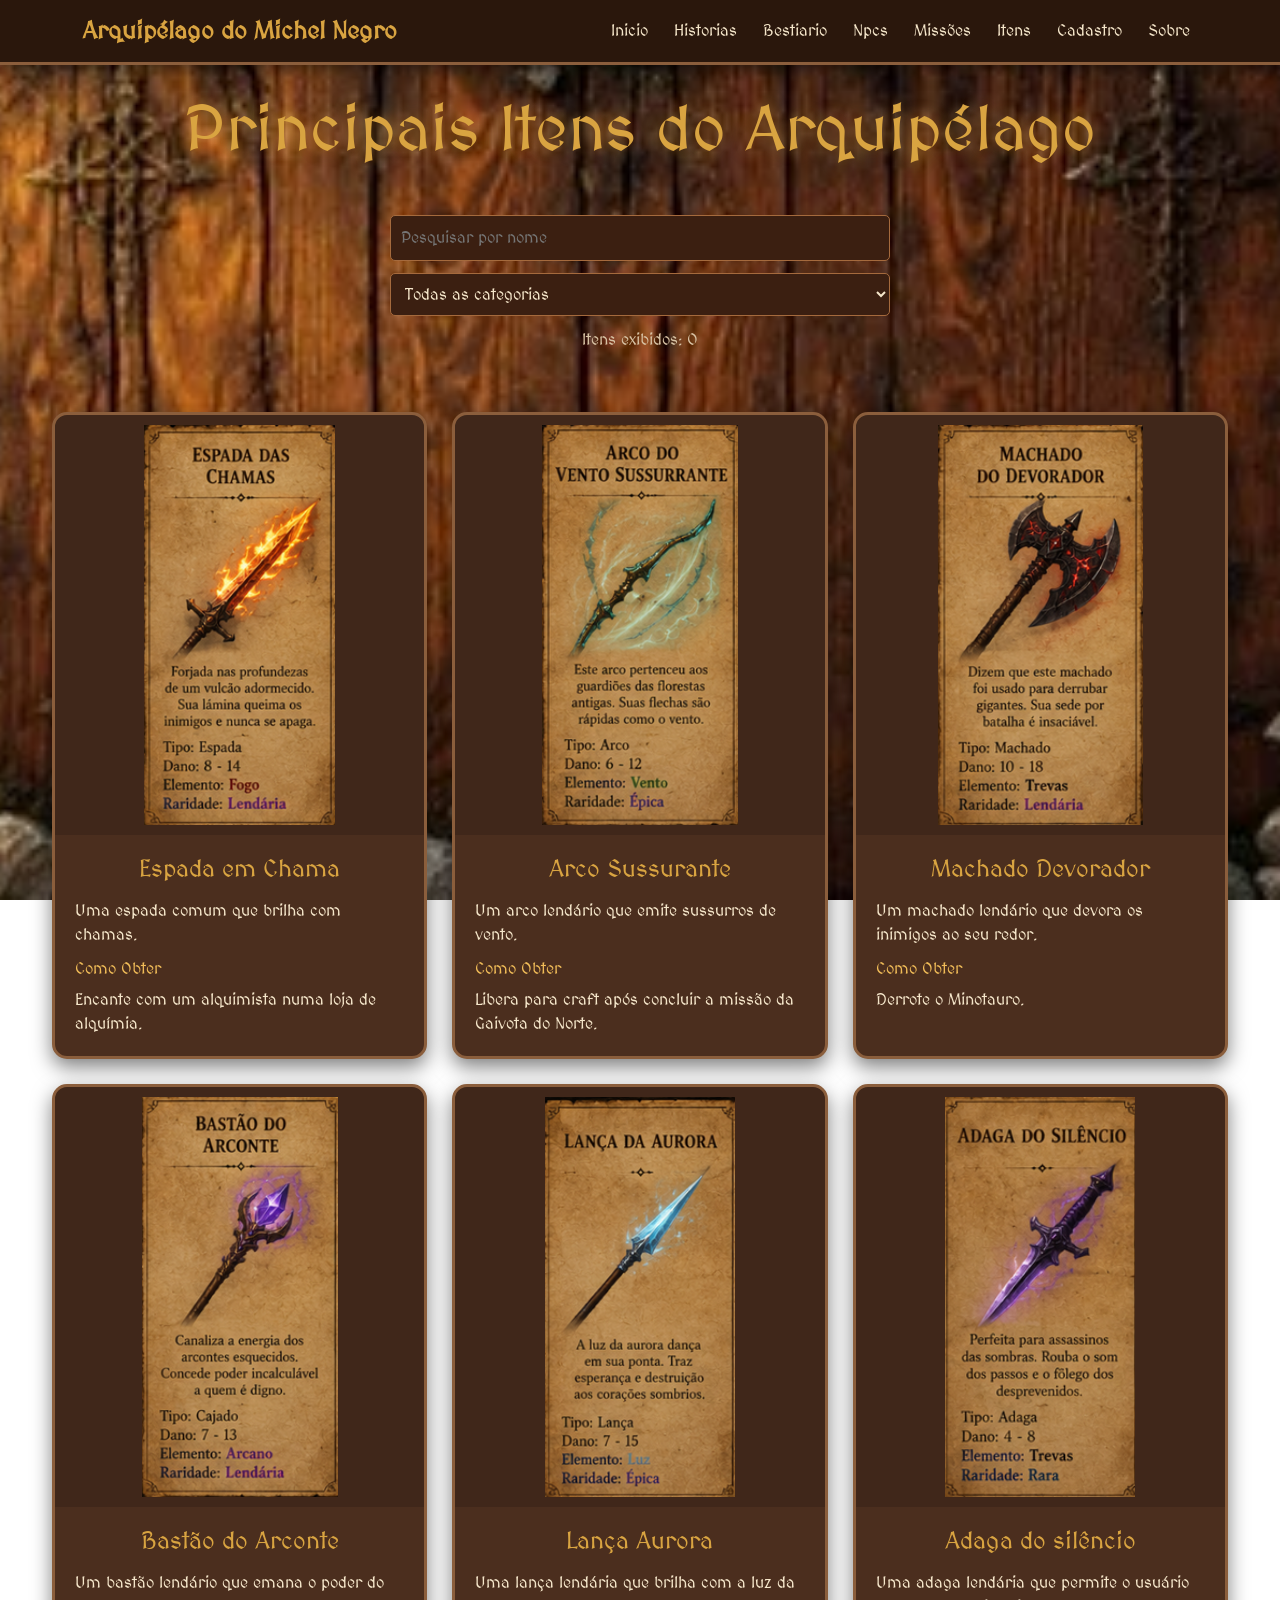
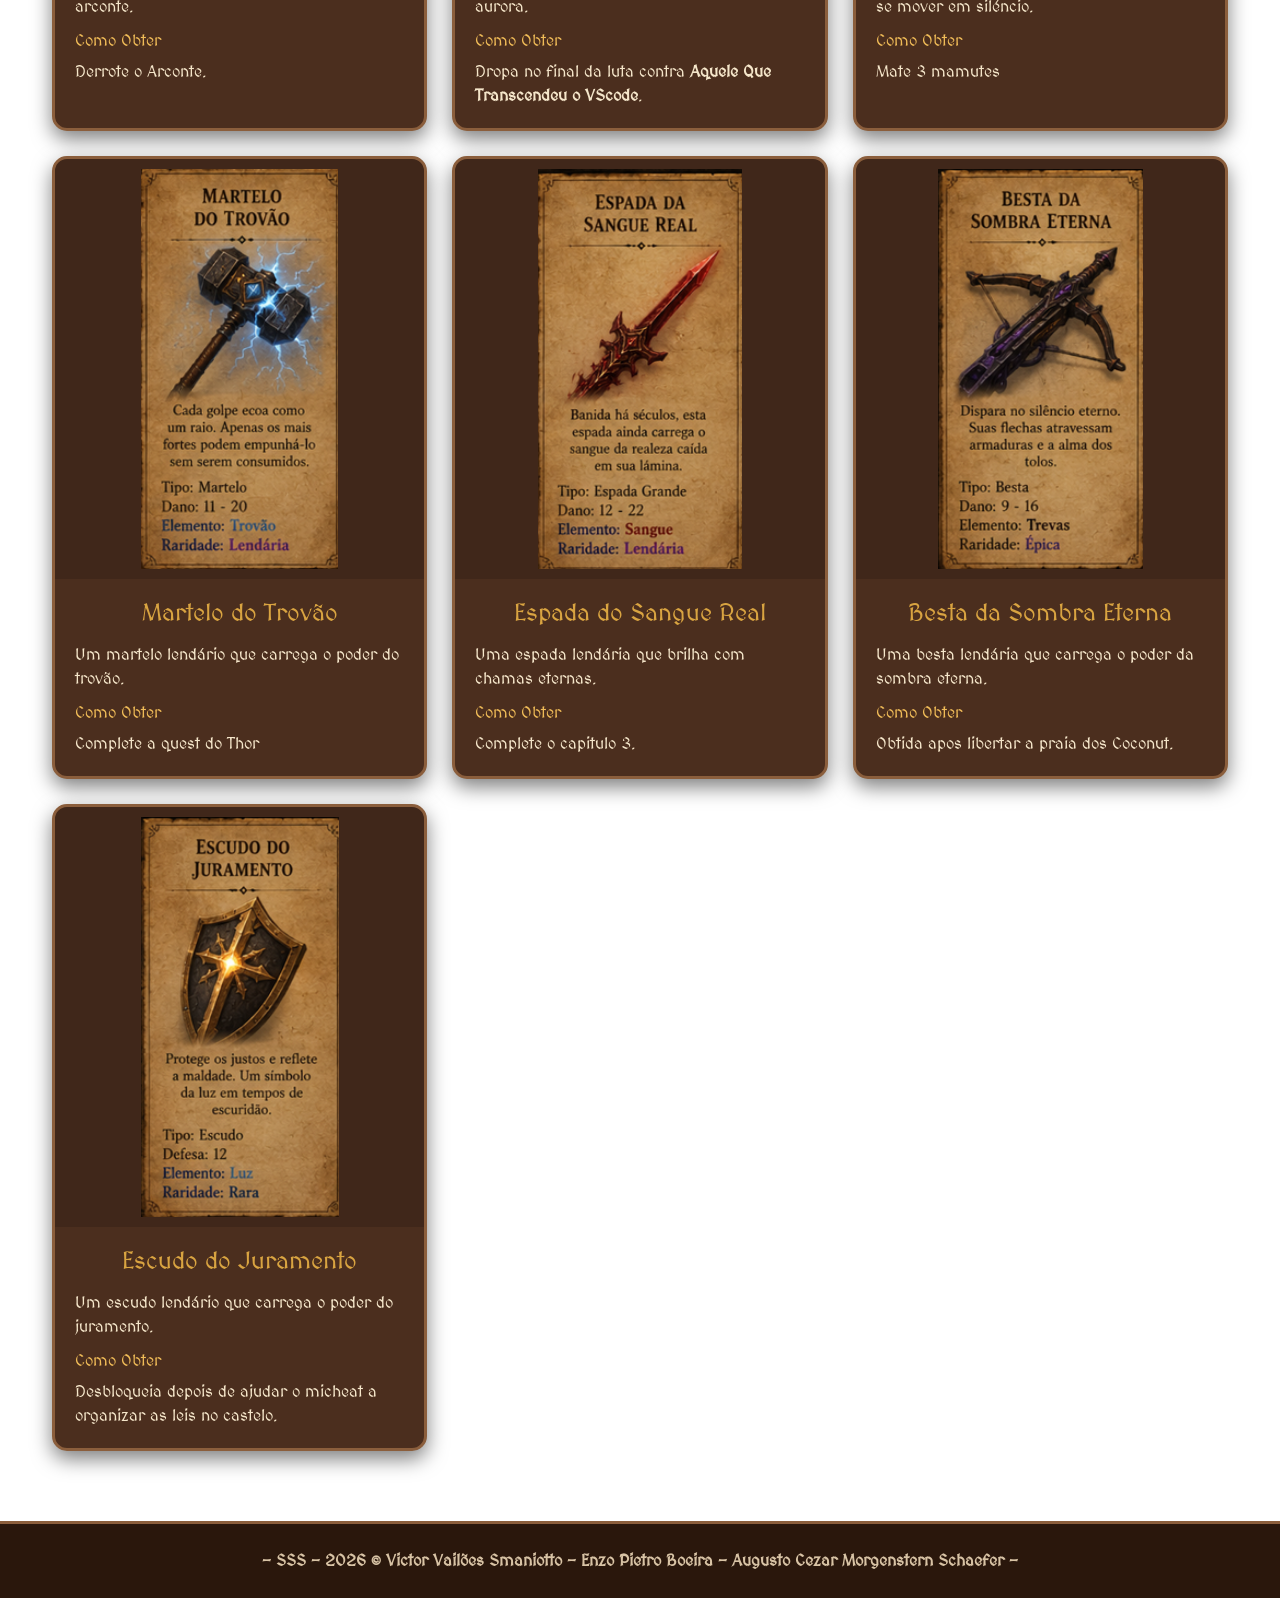
<file: Html/Itens.html>
﻿<!DOCTYPE html>
<html lang="pt-BR">
<head>
    <meta charset="UTF-8">
    <meta name="viewport" content="width=device-width, initial-scale=1.0">
    <title>Itens</title>
    <link href="https://cdn.jsdelivr.net/npm/bootstrap@5.3.8/dist/css/bootstrap.min.css" rel="stylesheet" integrity="sha384-sRIl4kxILFvY47J16cr9ZwB07vP4J8+LH7qKQnuqkuIAvNWLzeN8tE5YBujZqJLB" crossorigin="anonymous">
    <link rel="stylesheet" href="/Css/styleItens.css">
</head>
<body>

    <nav class="navbar navbar-expand-lg navbar-dark bg-dark fixed-top">
        <div class="container">
            <a class="navbar-brand" href="/Html/index.html">Arquipélago do Michel Negro</a>

            <button class="navbar-toggler" type="button" data-bs-toggle="collapse" data-bs-target="#menu">
                <span class="navbar-toggler-icon"></span>
            </button>

            <div class="collapse navbar-collapse justify-content-end" id="menu">
                <ul class="navbar-nav">
                    <li class="nav-item"><a class="nav-link" href="/Html/index.html">Inicio</a>            </li>
                    <li class="nav-item"><a class="nav-link" href="/Html/Historias.html">Historias</a>     </li>
                    <li class="nav-item"><a class="nav-link" href="/Html/Bestiario.html">Bestiario</a>     </li>
                    <li class="nav-item"><a class="nav-link" href="/Html/Npcs.html">Npcs</a>               </li>
                    <li class="nav-item"><a class="nav-link" href="/Html/Missoes.html">Missões</a>         </li>
                    <li class="nav-item"><a class="nav-link" href="/Html/Itens.html">Itens</a>         </li>
                    <li class="nav-item"><a class="nav-link" href="/Html/Cadastro.html">Cadastro</a>       </li>
                    <li class="nav-item"><a class="nav-link" href="/Html/Sobre.html">Sobre</a>         </li>
                </ul>
                
            </div>
        </div>
    </nav>

    <header>
        <h1>Principais Itens do Arquipélago</h1>
        <h3></h3>
    </header>

    <section class="pesquisa-container">
        <input
            type="search"
            id="pesquisa"
            placeholder="Pesquisar por nome">

        <select id="filtroCategoria">
            <option value="todos">Todas as categorias</option>
            <option value="monstro">Monstros</option>
            <option value="npc">NPCs</option>
            <option value="item">Itens</option>
            <option value="missao">Missoes</option>
        </select>

        <div id="resultadoPesquisa"></div>

        <p id="contadorItens">Itens exibidos: 0</p>

        <p id="semResultado" class="text-danger d-none">
            Nenhum resultado encontrado.
        </p>
    </section>

    <section class="mural">

        <div class="Item-card">
            <div class="card h-100" id="espada-em-chama">
                <img src="../imagens/itens.img/img/espadaEmChama.png" class="card-img-top" alt="Espada em Chama">
                <div class="card-body">
                    <h5 class="card-title">Espada em Chama</h5>
                    <p class="card-text descricao">Uma espada comum que brilha com chamas.</p>
                    <h6 class="card-subtitle">Como Obter</h6>
                    <p class="card-text comoPegar">Encante com um alquimista numa loja de alquímia.</p>
                </div>
            </div>
        </div>

        <div class="Item-card">
            <div class="card h-100" id="arco-sussurante">
                <img src="../imagens/itens.img/img/ArcoSussurante.png" class="card-img-top" alt="Arco Sussurante">
                <div class="card-body">
                    <h5 class="card-title">Arco Sussurante</h5>
                    <p class="card-text descricao">Um arco lendário que emite sussurros de vento.</p>
                    <h6 class="card-subtitle">Como Obter</h6>
                    <p class="card-text comoPegar">Libera para craft após concluir a missão da Gaivota do Norte.</p>
                </div>
            </div>
        </div>

        <div class="Item-card">
            <div class="card h-100" id="machado-devorador">
                <img src="../imagens/itens.img/img/machadoDevorador.png" class="card-img-top" alt="Machado Devorador">
                <div class="card-body">
                    <h5 class="card-title">Machado Devorador</h5>
                    <p class="card-text descricao">Um machado lendário que devora os inimigos ao seu redor.</p>
                    <h6 class="card-subtitle">Como Obter</h6>
                    <p class="card-text comoPegar">Derrote o Minotauro.</p>
                </div>
            </div>
        </div>

        <div class="Item-card">
            <div class="card h-100" id="bastao-do-arconte">
                <img src="../imagens/itens.img/img/bastaoDoArconte.png" class="card-img-top" alt="Bastão do Arconte">
                <div class="card-body">
                    <h5 class="card-title">Bastão do Arconte</h5>
                    <p class="card-text descricao">Um bastão lendário que emana o poder do arconte.</p>
                    <h6 class="card-subtitle">Como Obter</h6>
                    <p class="card-text comoPegar">Derrote o Arconte.</p>
                </div>
            </div>
        </div>

        <div class="Item-card">
            <div class="card h-100" id="lanca-aurora">
                <img src="../imagens/itens.img/img/lancaAurora.png" class="card-img-top" alt="Lança Aurora">
                <div class="card-body">
                    <h5 class="card-title">Lança Aurora</h5>
                    <p class="card-text descricao">Uma lança lendária que brilha com a luz da aurora.</p>
                    <h6 class="card-subtitle">Como Obter</h6>
                    <p class="card-text comoPegar">Dropa no final da luta contra <strong>Aquele Que Transcendeu o VScode</strong>.</p>
                </div>
            </div>
        </div>

        <div class="Item-card">
            <div class="card h-100" id="adaga-do-silencio">
                <img src="../imagens/itens.img/img/adagaDoSilencio.png" class="card-img-top" alt="Adaga do Siléncio">
                <div class="card-body">
                    <h5 class="card-title">Adaga do silêncio </h5>
                    <p class="card-text descricao">Uma adaga lendária que permite o usuário se mover em siléncio.</p>
                    <h6 class="card-subtitle">Como Obter</h6>
                    <p class="card-text comoPegar">Mate 3 mamutes</p>
                </div>
            </div>
        </div>

        <div class="Item-card">
            <div class="card h-100" id="martelo-do-trovao">
                <img src="../imagens/itens.img/img/marteloDoTrovao.png" class="card-img-top" alt="Martelo do Trovão">
                <div class="card-body">
                    <h5 class="card-title">Martelo do Trovão</h5>
                    <p class="card-text descricao">Um martelo lendário que carrega o poder do trovão.</p>
                    <h6 class="card-subtitle">Como Obter</h6>
                    <p class="card-text comoPegar">Complete a quest do Thor
                </div>
            </div>
        </div>

        <div class="Item-card">
            <div class="card h-100" id="espada-do-sangue-real">
                <img src="../imagens/itens.img/img/espadaSangueReal.png" class="card-img-top" alt="Espada do Sangue Real">
                <div class="card-body">
                    <h5 class="card-title">Espada do Sangue Real</h5>
                    <p class="card-text descricao">Uma espada lendária que brilha com chamas eternas.</p>
                    <h6 class="card-subtitle">Como Obter</h6>
                    <p class="card-text comoPegar">Complete o capitulo 3.</p>
                </div>
            </div>
        </div>

        <div class="Item-card">
            <div class="card h-100" id="besta-da-sombra-eterna">
                <img src="../imagens/itens.img/img/bestaSombraEterna.png" class="card-img-top" alt="Besta da Sombra Eterna">
                <div class="card-body">
                    <h5 class="card-title">Besta da Sombra Eterna</h5>
                    <p class="card-text descricao">Uma besta lendária que carrega o poder da sombra eterna.</p>
                    <h6 class="card-subtitle">Como Obter</h6>
                    <p class="card-text comoPegar">Obtida apos libertar a praia dos Coconut.</p>
                </div>
            </div>
        </div>

        <div class="Item-card">
            <div class="card h-100" id="escudo-do-juramento">
                <img src="../imagens/itens.img/img/escudoDoJuramento.png" class="card-img-top" alt="Escudo do Juramento">
                <div class="card-body">
                    <h5 class="card-title">Escudo do Juramento</h5>
                    <p class="card-text descricao">Um escudo lendário que carrega o poder do juramento.</p>
                    <h6 class="card-subtitle">Como Obter</h6>
                    <p class="card-text comoPegar">Desbloqueia depois de ajudar o micheat a organizar as leis no castelo.</p>
                </div>
            </div>
        </div>


     
    </section>


    

    <footer>
            <div class="card-footer text-body-secondary">
                <p><strong>- SSS - 2026 © Victor Vailões Smaniotto - Enzo Pietro Boeira - Augusto Cezar Morgenstern Schaefer -</strong></p>
            </div>
      </footer>

    <script src="https://cdn.jsdelivr.net/npm/bootstrap@5.3.8/dist/js/bootstrap.bundle.min.js" integrity="sha384-FKyoEForCGlyvwx9Hj09JcYn3nv7wiPVlz7YYwJrWVcXK/BmnVDxM+D2scQbITxI" crossorigin="anonymous"></script>
    <script src="../JavaScript/app.js"></script>
    
</body>
</html>
</file>
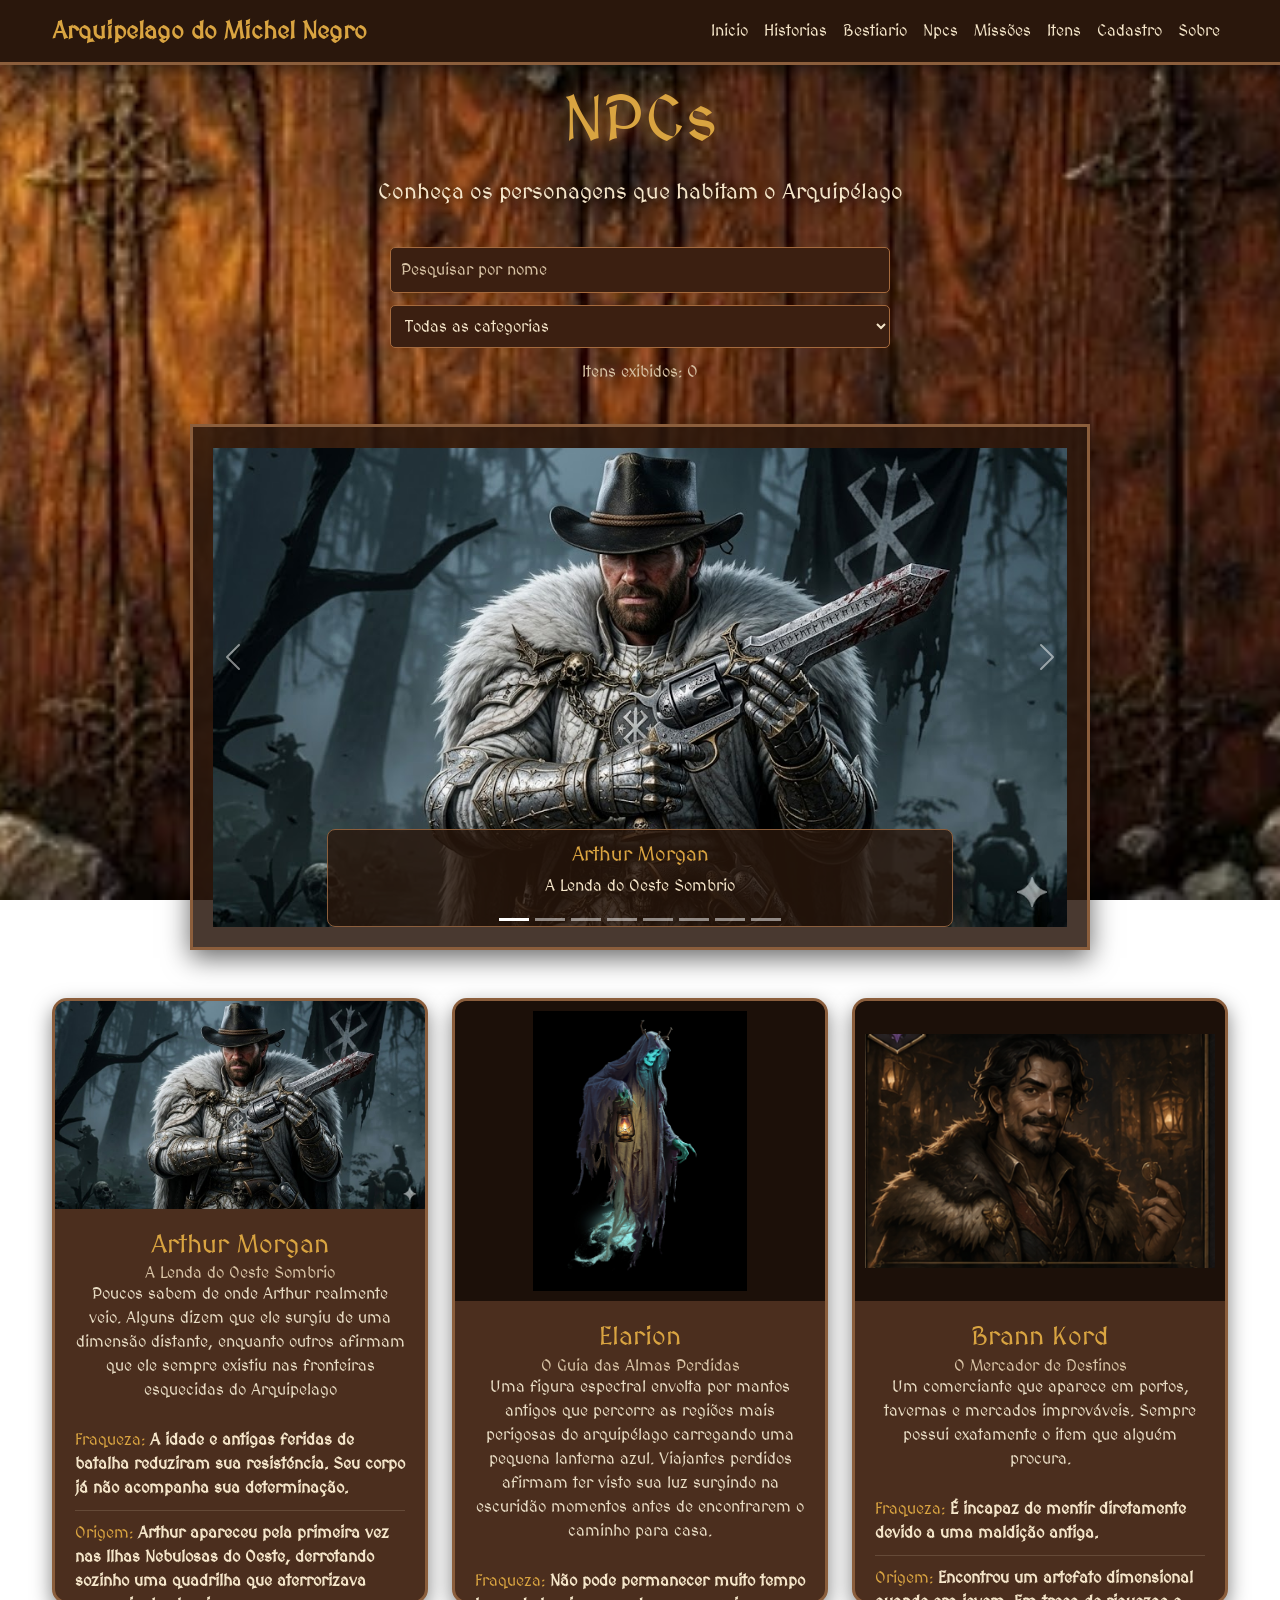
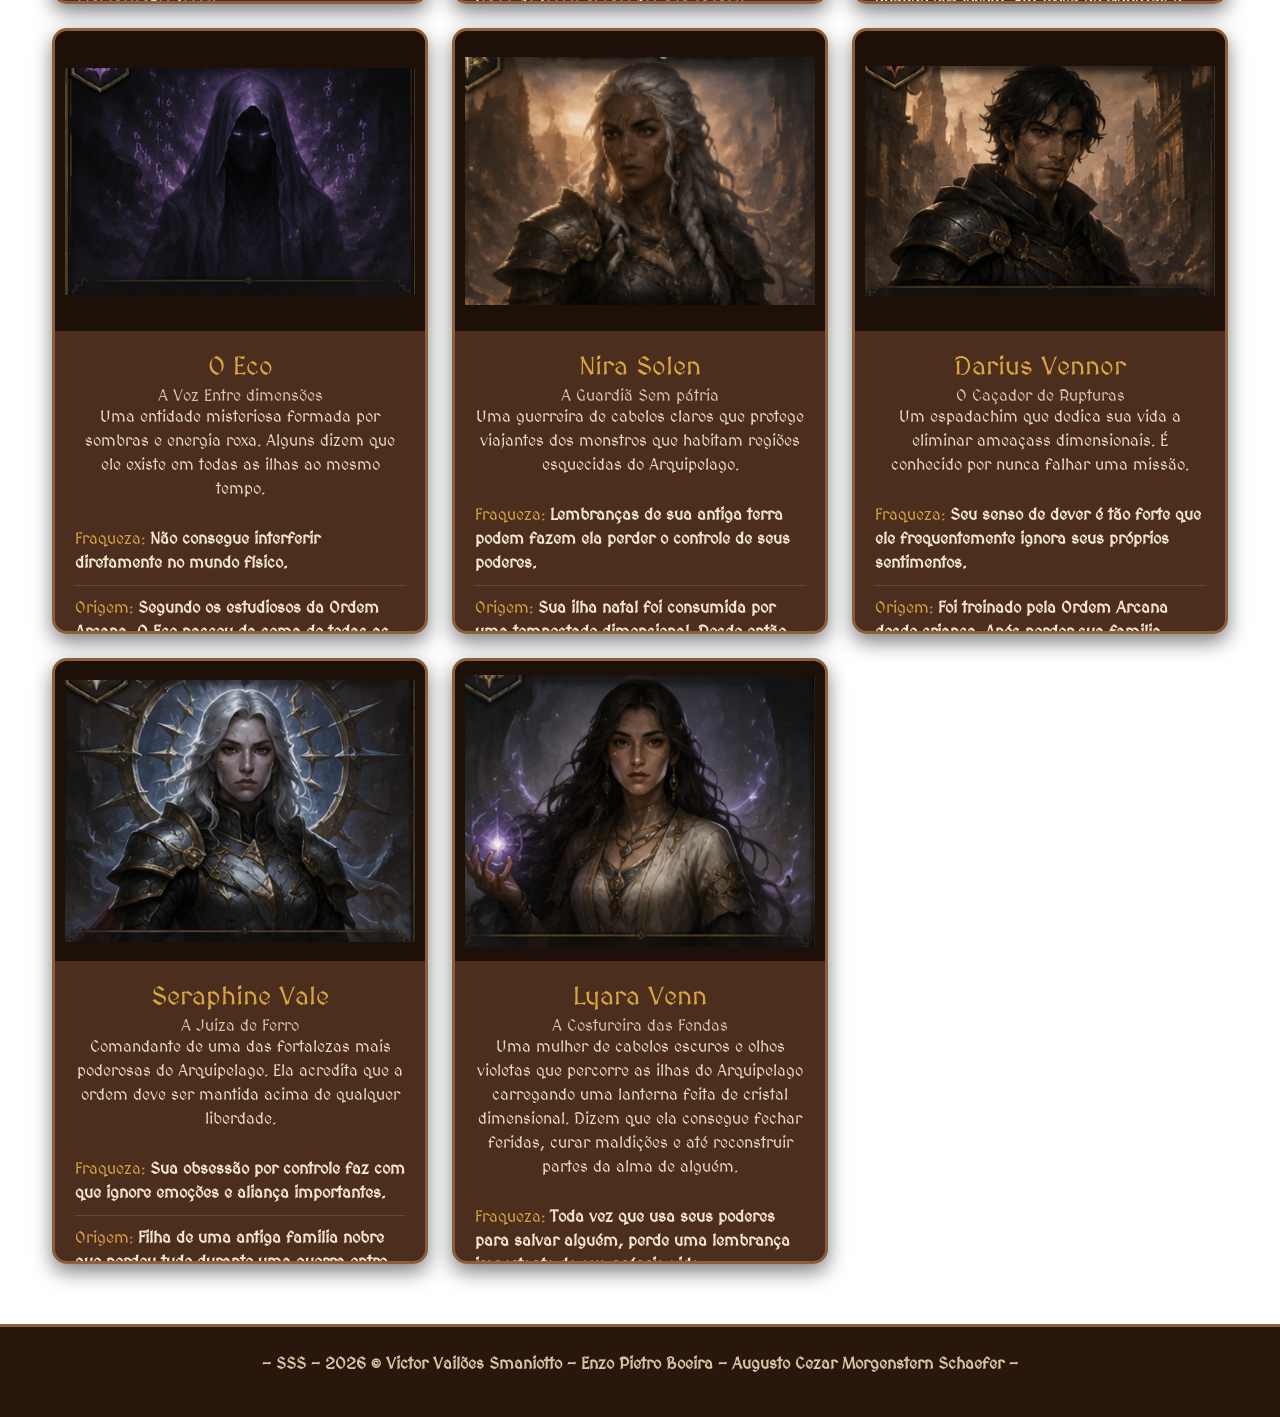
<file: Html/Npcs.html>
﻿<!DOCTYPE html>
<html lang="pt-BR">
<head>
    <meta charset="UTF-8">
    <meta name="viewport" content="width=device-width, initial-scale=1.0">
    <title>Npcs</title>
    <link href="https://cdn.jsdelivr.net/npm/bootstrap@5.3.8/dist/css/bootstrap.min.css" rel="stylesheet" integrity="sha384-sRIl4kxILFvY47J16cr9ZwB07vP4J8+LH7qKQnuqkuIAvNWLzeN8tE5YBujZqJLB" crossorigin="anonymous">
    <link rel="stylesheet" href="/Css/styleNpcs.css">
</head>
<body>

    <nav class="navbar navbar-expand-lg navbar-dark bg-dark fixed-top">
        <div class="container">
            <a class="navbar-brand" href="/Html/index.html">Arquipelago do Michel Negro</a>

            <button class="navbar-toggler" type="button" data-bs-toggle="collapse" data-bs-target="#menu">
                <span class="navbar-toggler-icon"></span>
            </button>

            <div class="collapse navbar-collapse justify-content-end" id="menu">
                <ul class="navbar-nav">
                    <li class="nav-item"><a class="nav-link" href="/Html/index.html">Inicio</a>            </li>
                    <li class="nav-item"><a class="nav-link" href="/Html/Historias.html">Historias</a>     </li>
                    <li class="nav-item"><a class="nav-link" href="/Html/Bestiario.html">Bestiario</a>     </li>
                    <li class="nav-item"><a class="nav-link" href="/Html/Npcs.html">Npcs</a>               </li>
                    <li class="nav-item"><a class="nav-link" href="/Html/Missoes.html">Missões</a>         </li>
                    <li class="nav-item"><a class="nav-link" href="/Html/Itens.html">Itens</a>         </li>
                    <li class="nav-item"><a class="nav-link" href="/Html/Cadastro.html">Cadastro</a>       </li>
                    <li class="nav-item"><a class="nav-link" href="/Html/Sobre.html">Sobre</a>         </li>
                </ul>

            </div>
        </div>
    </nav>

    <header>
    <h1>NPCs</h1>
    <h2>Conheça os personagens que habitam o Arquipélago</h2>
    </header>

    <section class="pesquisa-container">
        <input
            type="search"
            id="pesquisa"
            placeholder="Pesquisar por nome">

        <select id="filtroCategoria">
            <option value="todos">Todas as categorias</option>
            <option value="monstro">Monstros</option>
            <option value="npc">NPCs</option>
            <option value="item">Itens</option>
            <option value="missao">Missoes</option>
        </select>

        <div id="resultadoPesquisa"></div>

        <p id="contadorItens">Itens exibidos: 0</p>

        <p id="semResultado" class="text-danger d-none">
            Nenhum resultado encontrado.
        </p>
    </section>

    <div id="carouselExampleCaptions" class="carousel slide">
    <div class="carousel-indicators">
        <button type="button" data-bs-target="#carouselExampleCaptions" data-bs-slide-to="0" class="active" aria-current="true" aria-label="Slide 1"></button>
        <button type="button" data-bs-target="#carouselExampleCaptions" data-bs-slide-to="1" aria-label="Slide 2"></button>
        <button type="button" data-bs-target="#carouselExampleCaptions" data-bs-slide-to="2" aria-label="Slide 3"></button>
        <button type="button" data-bs-target="#carouselExampleCaptions" data-bs-slide-to="3" aria-label="Slide 4"></button>
        <button type="button" data-bs-target="#carouselExampleCaptions" data-bs-slide-to="4" aria-label="Slide 5"></button>
        <button type="button" data-bs-target="#carouselExampleCaptions" data-bs-slide-to="5" aria-label="Slide 6"></button>
        <button type="button" data-bs-target="#carouselExampleCaptions" data-bs-slide-to="6" aria-label="Slide 7"></button>
        <button type="button" data-bs-target="#carouselExampleCaptions" data-bs-slide-to="7" aria-label="Slide 8"></button>
    </div>

    <div class="carousel-inner">
            <div class="carousel-item active">
                <img src="../imagens/npcs.img/img/ArthurMorganTheLegend.jpg" class="d-block w-100" alt="Arthur Morgan">
                <div class="carousel-caption">
                    <h5>Arthur Morgan</h5>
                    <p>A Lenda do Oeste Sombrio</p>
                </div>
            </div>

            <div class="carousel-item">
                <img src="../imagens/npcs.img/img/GuiaFantasma.jpg" class="d-block w-100" alt="Elarion">
                <div class="carousel-caption">
                    <h5>Elarion</h5>
                    <p>O Guia das Almas Perdidas</p>
                </div>
            </div>

            <div class="carousel-item">
                <img src="../imagens/npcs.img/img/Brann.jpg" class="d-block w-100" alt="Brann Kord">
                <div class="carousel-caption">
                    <h5>Brann Kord</h5>
                    <p>O Mercador de Destinos</p>
                </div>
            </div>

            <div class="carousel-item">
                <img src="../imagens/npcs.img/img/Eco.jpg" class="d-block w-100" alt="O Eco">
                <div class="carousel-caption">
                    <h5>O Eco</h5>
                    <p>A Voz Entre Dimensões</p>
                </div>
            </div>

            <div class="carousel-item">
                <img src="../imagens/npcs.img/img/Nira.jpg" class="d-block w-100" alt="Nira Solen">
                <div class="carousel-caption">
                    <h5>Nira Solen</h5>
                    <p>A Guardiã Sem Pátria</p>
                </div>
            </div>

            <div class="carousel-item">
                <img src="../imagens/npcs.img/img/Darius.jpg" class="d-block w-100" alt="Darius Vennor">
                <div class="carousel-caption">
                    <h5>Darius Vennor</h5>
                    <p>O Caçador de Rupturas</p>
                </div>
            </div>

            <div class="carousel-item">
                <img src="../imagens/npcs.img/img/Seraphine.jpg" class="d-block w-100" alt="Seraphine Vale">
                <div class="carousel-caption">
                    <h5>Seraphine Vale</h5>
                    <p>A Juíza de Ferro</p>
                </div>
            </div>

            <div class="carousel-item">
                <img src="../imagens/npcs.img/img/Lyara.jpg" class="d-block w-100" alt="Lyara Venn">
                <div class="carousel-caption">
                    <h5>Lyara Venn</h5>
                    <p>A Costureira das Fendas</p>
                </div>
            </div>
        </div>

        <button class="carousel-control-prev" type="button" data-bs-target="#carouselExampleCaptions" data-bs-slide="prev">
            <span class="carousel-control-prev-icon" aria-hidden="true"></span>
            <span class="visually-hidden">Anterior</span>
        </button>

        <button class="carousel-control-next" type="button" data-bs-target="#carouselExampleCaptions" data-bs-slide="next">
            <span class="carousel-control-next-icon" aria-hidden="true"></span>
            <span class="visually-hidden">Próximo</span>
        </button>
    </div>

    <section class="container my-5">
        <div class="row g-4">

            <div class="col-12 col-md-6 col-lg-4">
                <div class="card h-100" id="arthur-morgan">
                    <img src="../imagens/npcs.img/img/ArthurMorganTheLegend.jpg" class="d-block w-100" alt="Arthur Morgan">
                    <div class="card-body">
                        <h5 class="card-title">Arthur Morgan</h5>
                        <h6 class="card-subtitle">A Lenda do Oeste Sombrio</h6>
                        <p class="card-text">Poucos sabem de onde Arthur realmente veio. Alguns dizem que ele surgiu de uma dimensão distante, enquanto outros afirmam que ele sempre existiu nas fronteiras esquecidas do Arquipelago </p>
                        <div><span>Fraqueza: </span><strong>A idade e antigas feridas de batalha reduziram sua resisténcia. Seu corpo já não acompanha sua determinação.</strong></div>
                        <div><span>Origem: </span><strong>Arthur apareceu pela primeira vez nas Ilhas Nebulosas do Oeste, derrotando sozinho uma quadrilha que aterrorizava comerciantes locais.</strong></div>
                    </div>
                </div>
            </div>

            <div class="col-12 col-md-6 col-lg-4">
                <div class="card h-100" id="elarion">
                    <img src="../imagens/npcs.img/img/GuiaFantasma.jpg" class="card-img-top" alt="GordÃ£o">
                    <div class="card-body">
                        <h5 class="card-title">Elarion</h5>
                        <h6 class="card-subtitle">O Guia das Almas Perdidas</h6>
                        <p class="card-text">Uma figura espectral envolta por mantos antigos que percorre as regiões mais perigosas do arquipélago carregando uma pequena lanterna azul. Viajantes perdidos afirmam ter visto sua luz surgindo na escuridão momentos antes de encontrarem o caminho para casa.</p>
                        <div><span>Fraqueza: </span><strong>Não pode permanecer muito tempo longe de locais marcados por energia espiritual. Quanto mais distante fica desses lugares, mais fraca sua forma se torna.</strong></div>
                        <div><span>Origem: </span><strong>"Se a lanterna azul aparecer na neblina, siga a luz. Elarion jamais conduz uma alma inocente ao perigo."</strong></div>
                    </div>
                </div>
            </div>

            <div class="col-12 col-md-6 col-lg-4">
                <div class="card h-100" id="brann-kord">
                    <img src="../imagens/npcs.img/img/Brann.jpg" class="card-img-top" alt="GordÃ£o">
                    <div class="card-body">
                        <h5 class="card-title">Brann Kord</h5>
                        <h6 class="card-subtitle">O Mercador de Destinos</h6>
                        <p class="card-text">Um comerciante que aparece em portos, tavernas e mercados improváveis. Sempre possui exatamente o item que alguém procura.</p>
                        <div><span>Fraqueza: </span><strong>É incapaz de mentir diretamente devido a uma maldição antiga.</strong></div>
                        <div><span>Origem: </span><strong>Encontrou um artefato dimensional quando era jovem. Em troca de riquezas e conhecimento, sua capacidade de mentir foi removida para sempre.</strong></div>
                    </div>
                </div>
            </div>

            <div class="col-12 col-md-6 col-lg-4">
                <div class="card h-100" id="o-eco">
                    <img src="../imagens/npcs.img/img/Eco.jpg" class="card-img-top" alt="GordÃ£o">
                    <div class="card-body">
                        <h5 class="card-title">O Eco</h5>
                        <h6 class="card-subtitle">A Voz Entre dimensões</h6>
                        <p class="card-text">Uma entidade misteriosa formada por sombras e energia roxa. Alguns dizem que ele existe em todas as ilhas ao mesmo tempo.</p>
                        <div><span>Fraqueza: </span><strong>Não consegue interferir diretamente no mundo físico.</strong></div>
                        <div><span>Origem: </span><strong>Segundo os estudiosos da Ordem Arcana, O Eco nasceu da soma de todas as memórias perdidas durante rupturas dimensionais ocorridas ao longo dos séculos.</strong></div>
                    </div>
                </div>
            </div>

            <div class="col-12 col-md-6 col-lg-4">
                <div class="card h-100" id="nira-solen">
                    <img src="../imagens/npcs.img/img/Nira.jpg" class="card-img-top" alt="Gordão">
                    <div class="card-body">
                        <h5 class="card-title">Nira Solen</h5>
                        <h6 class="card-subtitle">A Guardiã Sem pátria</h6>
                        <p class="card-text">Uma guerreira de cabelos claros que protege viajantes dos monstros que habitam regiões esquecidas do Arquipelago.</p>
                        <div><span>Fraqueza: </span><strong>Lembranças de sua antiga terra podem fazem ela perder o controle de seus poderes.</strong></div>
                        <div><span>Origem: </span><strong>Sua ilha natal foi consumida por uma tempestade dimensional. Desde então ela vaga pelo mundo procurando sobreviventes.</strong></div>
                    </div>
                </div>
            </div>

            <div class="col-12 col-md-6 col-lg-4">
                <div class="card h-100" id="darius-vennor">
                    <img src="../imagens/npcs.img/img/Darius.jpg" class="card-img-top" alt="Gordão">
                    <div class="card-body">
                        <h5 class="card-title">Darius Vennor</h5>
                        <h6 class="card-subtitle">O Caçador de Rupturas</h6>
                        <p class="card-text">Um espadachim que dedica sua vida a eliminar ameaçass dimensionais. É conhecido por nunca falhar uma missão.</p>
                        <div><span>Fraqueza: </span><strong>Seu senso de dever é tão forte que ele frequentemente ignora seus próprios sentimentos.</strong></div>
                        <div><span>Origem: </span><strong>Foi treinado pela Ordem Arcana desde criança. Após perder sua familia durante uma invasão de criaturas vindas de outra dimensão, jurou impedir que algo semelhante acontecesse novamente.</strong></div>
                    </div>
                </div>
            </div>

            <div class="col-12 col-md-6 col-lg-4">
                <div class="card h-100" id="seraphine-vale">
                    <img src="../imagens/npcs.img/img/Seraphine.jpg" class="card-img-top" alt="Gordão">
                    <div class="card-body">
                        <h5 class="card-title">Seraphine Vale</h5>
                        <h6 class="card-subtitle">A Juiza de Ferro</h6>
                        <p class="card-text">Comandante de uma das fortalezas mais poderosas do Arquipelago. Ela acredita que a ordem deve ser mantida acima de qualquer liberdade.</p>
                        <div><span>Fraqueza: </span><strong>Sua obsessão por controle faz com que ignore emoções e aliança importantes.</strong></div>
                        <div><span>Origem: </span><strong>Filha de uma antiga familia nobre que perdeu tudo durante uma guerra entre ilhas.</strong></div>
                    </div>
                </div>
            </div>

            <div class="col-12 col-md-6 col-lg-4">
                <div class="card h-100" id="lyara-venn">
                    <img src="../imagens/npcs.img/img/Lyara.jpg" class="card-img-top" alt="Gordão">
                    <div class="card-body">
                        <h5 class="card-title">Lyara Venn</h5>
                        <h6 class="card-subtitle">A Costureira das Fendas</h6>
                        <p class="card-text">Uma mulher de cabelos escuros e olhos violetas que percorre as ilhas do Arquipelago carregando uma lanterna feita de cristal dimensional. Dizem que ela consegue fechar feridas, curar maldições e até reconstruir partes da alma de alguém.</p>
                        <div><span>Fraqueza: </span><strong>Toda vez que usa seus poderes para salvar alguém, perde uma lembrança importante de sua própria vida.</strong></div>
                        <div><span>Origem: </span><strong>Nasceu em uma pequena vila que desapareceu após uma ruptura dimensional no norte do Arquipelago. Foi a única sobrevivente e desde então dedica a vida a impedir que outras regiões tenham o mesmo destino.</strong></div>
                    </div>
                </div>
            </div>

        </div>
      </section>

      <footer>
            <div class="card-footer text-body-secondary">
                <p><strong>- SSS - 2026 © Victor Vailões Smaniotto - Enzo Pietro Boeira - Augusto Cezar Morgenstern Schaefer -</strong></p>
            </div>
      </footer>

    <script src="https://cdn.jsdelivr.net/npm/bootstrap@5.3.8/dist/js/bootstrap.bundle.min.js" integrity="sha384-FKyoEForCGlyvwx9Hj09JcYn3nv7wiPVlz7YYwJrWVcXK/BmnVDxM+D2scQbITxI" crossorigin="anonymous"></script>
    <script src="../JavaScript/app.js"></script>
</body>
</html>
</file>
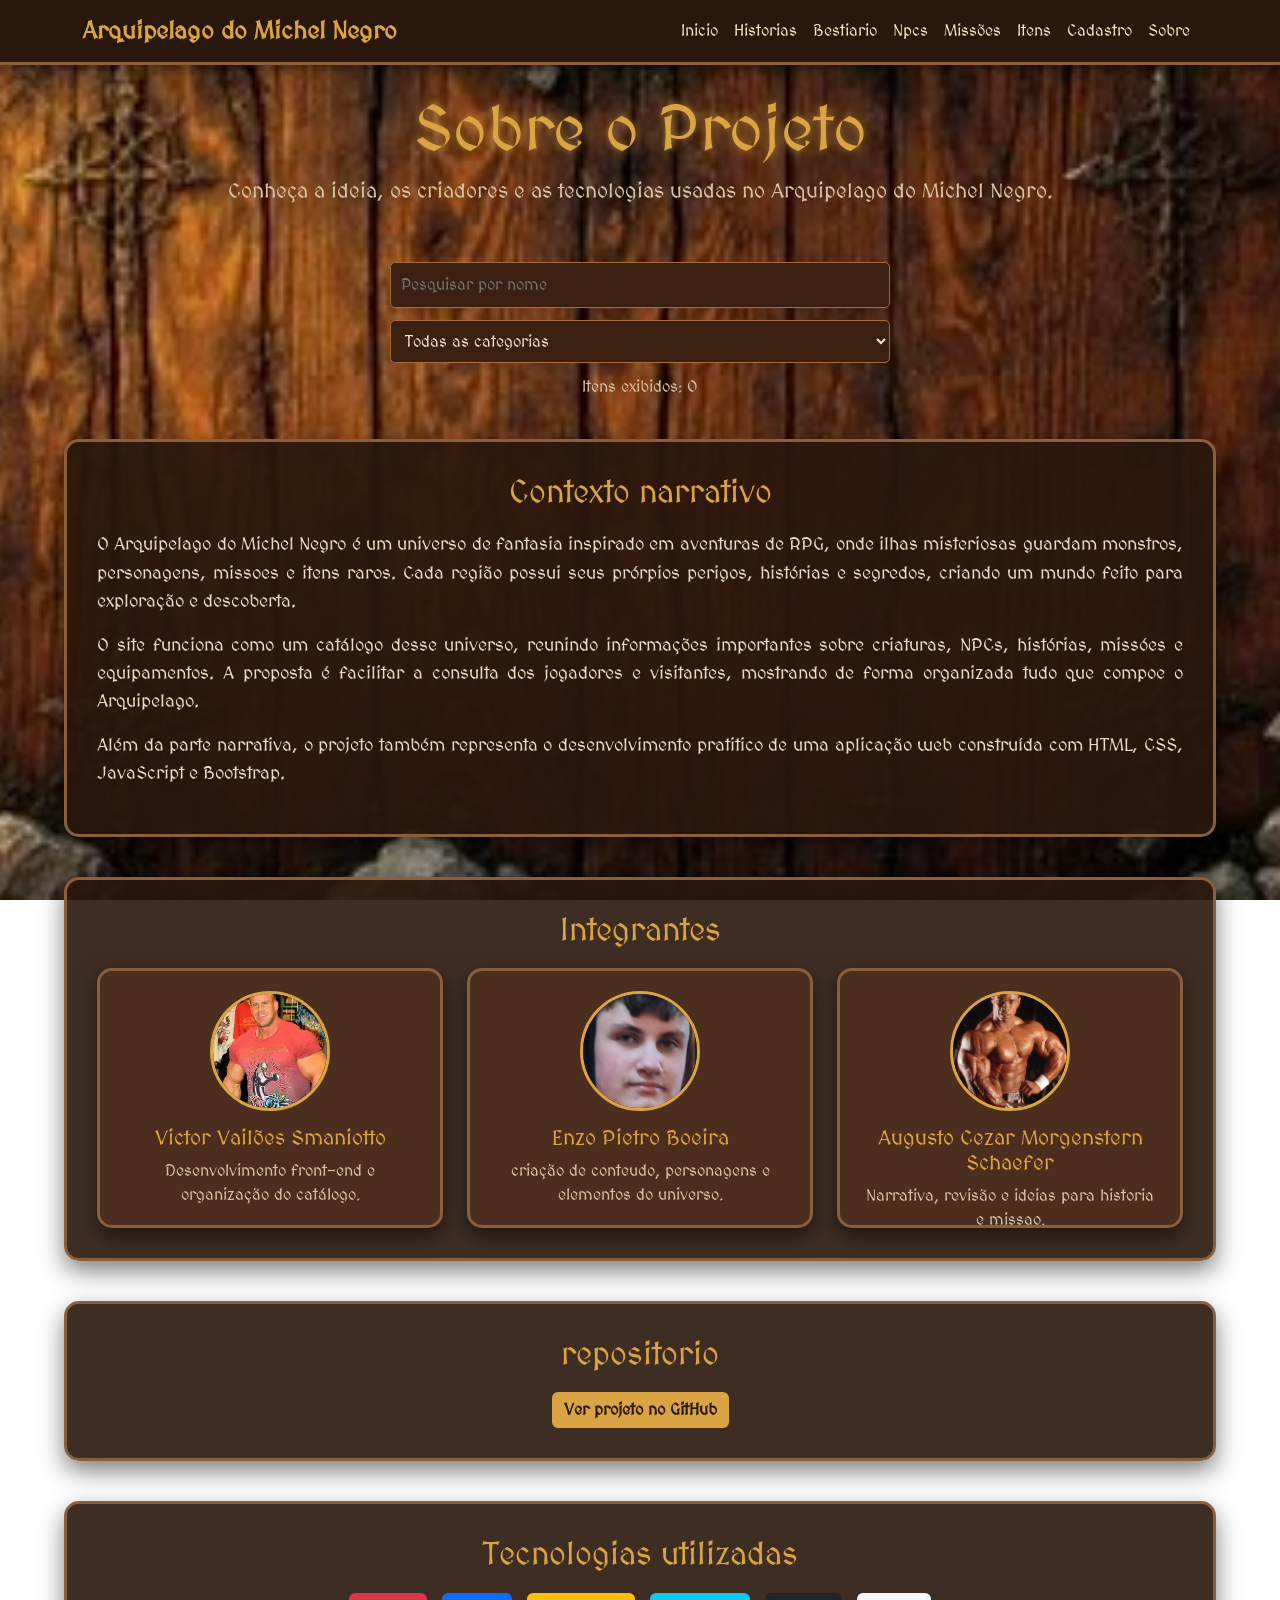
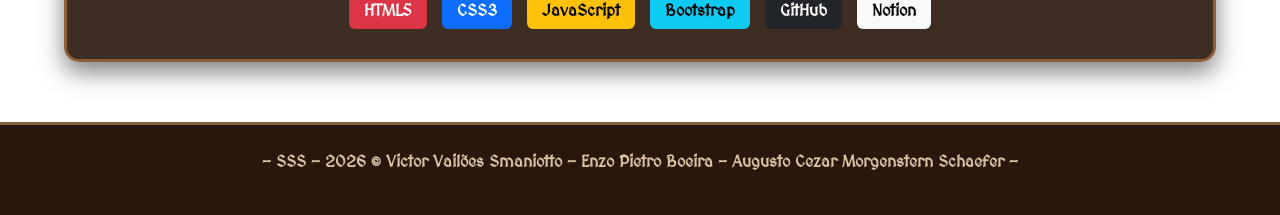
<file: Html/Sobre.html>
﻿<!DOCTYPE html>
<html lang="pt-BR">
<head>
    <meta charset="UTF-8">
    <meta name="viewport" content="width=device-width, initial-scale=1.0">
    <title>Sobre</title>
    <link href="https://cdn.jsdelivr.net/npm/bootstrap@5.3.8/dist/css/bootstrap.min.css" rel="stylesheet" integrity="sha384-sRIl4kxILFvY47J16cr9ZwB07vP4J8+LH7qKQnuqkuIAvNWLzeN8tE5YBujZqJLB" crossorigin="anonymous">
    <link rel="stylesheet" href="/Css/styleSobre.css">
</head>
<body>

    <nav class="navbar navbar-expand-lg navbar-dark bg-dark fixed-top">
        <div class="container">
            <a class="navbar-brand" href="/Html/index.html">Arquipelago do Michel Negro</a>

            <button class="navbar-toggler" type="button" data-bs-toggle="collapse" data-bs-target="#menu">
                <span class="navbar-toggler-icon"></span>
            </button>

            <div class="collapse navbar-collapse justify-content-end" id="menu">
                <ul class="navbar-nav">
                    <li class="nav-item"><a class="nav-link" href="/Html/index.html">Inicio</a></li>
                    <li class="nav-item"><a class="nav-link" href="/Html/Historias.html">Historias</a></li>
                    <li class="nav-item"><a class="nav-link" href="/Html/Bestiario.html">Bestiario</a></li>
                    <li class="nav-item"><a class="nav-link" href="/Html/Npcs.html">Npcs</a></li>
                    <li class="nav-item"><a class="nav-link" href="/Html/Missoes.html">Missões</a></li>
                    <li class="nav-item"><a class="nav-link" href="/Html/Itens.html">Itens</a></li>
                    <li class="nav-item"><a class="nav-link" href="/Html/Cadastro.html">Cadastro</a></li>
                    <li class="nav-item"><a class="nav-link active" href="/Html/Sobre.html">Sobre</a></li>
                </ul>
                
            </div>
        </div>
    </nav>

    <header>
        <h1>Sobre o Projeto</h1>
        <p>Conheça a ideia, os criadores e as tecnologias usadas no Arquipelago do Michel Negro.</p>
    </header>

    <section class="pesquisa-container">
        <input
            type="search"
            id="pesquisa"
            placeholder="Pesquisar por nome">

        <select id="filtroCategoria">
            <option value="todos">Todas as categorias</option>
            <option value="monstro">Monstros</option>
            <option value="npc">NPCs</option>
            <option value="item">Itens</option>
            <option value="missao">Missoes</option>
        </select>

        <div id="resultadoPesquisa"></div>

        <p id="contadorItens">Itens exibidos: 0</p>

        <p id="semResultado" class="text-danger d-none">
            Nenhum resultado encontrado.
        </p>
    </section>


    <main>
        <section class="sobre-container">
            <h2>Contexto narrativo</h2>

            <p>
                O Arquipelago do Michel Negro é um universo de fantasia inspirado em aventuras de RPG,
                onde ilhas misteriosas guardam monstros, personagens, missoes e itens raros. Cada região
                possui seus prórpios perigos, histórias e segredos, criando um mundo feito para exploração
                e descoberta.
            </p>

            <p>
                O site funciona como um catálogo desse universo, reunindo informações importantes sobre
                criaturas, NPCs, histórias, missóes e equipamentos. A proposta é facilitar a consulta dos
                jogadores e visitantes, mostrando de forma organizada tudo que compoe o Arquipelago.
            </p>

            <p>
                Além da parte narrativa, o projeto também representa o desenvolvimento pratitico de uma
                aplicação web construí­da com HTML, CSS, JavaScript e Bootstrap.
            </p>
        </section>

        <section class="integrantes-container">
            <h2>Integrantes</h2>

            <div class="row g-4">
                <div class="col-12 col-md-4">
                    <div class="integrante-card">
                        <div class="foto-placeholder"><img src="../imagens/sobre.img/img/victor.webp" alt="Victor"></div>
                        <h3>Victor Vailões Smaniotto</h3>
                        <p>Desenvolvimento front-end e organização do catálogo.</p>
                    </div>
                </div>

                <div class="col-12 col-md-4">
                    <div class="integrante-card">
                        <div class="foto-placeholder"><img src="../imagens/sobre.img/img/enzo.png" alt="Victor"></div>
                        <h3>Enzo Pietro Boeira</h3>
                        <p>criação de conteudo, personagens e elementos do universo.</p>
                    </div>
                </div>

                <div class="col-12 col-md-4">
                    <div class="integrante-card">
                        <div class="foto-placeholder"><img src="../imagens/sobre.img/img/guto.jpg" alt="Guto"></div>
                        <h3>Augusto Cezar Morgenstern Schaefer</h3>
                        <p>Narrativa, revisão e ideias para historia e missao.</p>
                    </div>
                </div>
            </div>
        </section>

        <section class="info-container">
            <h2>repositorio</h2>
            <a class="btn btn-warning" href="https://github.com/Victor-V-Smaniotto/Arquipalago-do-Michel-Negro" target="_blank" rel="noopener">
                Ver projeto no GitHub
            </a>
        </section>

        <section class="info-container">
            <h2>Tecnologias utilizadas</h2>

            <div class="badges-tecnologias">
                <span class="badge text-bg-danger">HTML5</span>
                <span class="badge text-bg-primary">CSS3</span>
                <span class="badge text-bg-warning">JavaScript</span>
                <span class="badge text-bg-info">Bootstrap</span>
                <span class="badge text-bg-dark">GitHub</span>
                <span class="badge text-bg-light">Notion</span>
            </div>
        </section>
    </main>

    <footer>
        <div class="card-footer text-body-secondary">
            <p><strong>- SSS - 2026 © Victor Vailões Smaniotto - Enzo Pietro Boeira - Augusto Cezar Morgenstern Schaefer -</strong></p>
        </div>
    </footer>

    <script src="https://cdn.jsdelivr.net/npm/bootstrap@5.3.8/dist/js/bootstrap.bundle.min.js" integrity="sha384-FKyoEForCGlyvwx9Hj09JcYn3nv7wiPVlz7YYwJrWVcXK/BmnVDxM+D2scQbITxI" crossorigin="anonymous"></script>
    <script src="../JavaScript/app.js"></script>
</body>
</html>
</file>
<file: Css/styleIndex.css>
@import url('https://fonts.googleapis.com/css2?family=MedievalSharp&display=swap');

*{
    margin:0;
    padding:0;
    box-sizing:border-box;
}

body{
    font-family:'MedievalSharp', cursive;
    background-image:url("../imagens/img/medieval-tavern-wood-stockcake.webp");
    background-size:cover;
    background-position:center;
    background-attachment:fixed;
    color:#F8EFD4;
    animation: portal 1.2s ease-out;
}


.navbar{
    background:#2A170C !important;
    border-bottom:3px solid #8B5E3C;
    box-shadow:0 4px 15px rgba(0,0,0,.5);
}

.navbar-brand{
    color:#D9A441 !important;
    font-size:1.5rem;
    font-weight:bold;
    transition:.3s;
}

.navbar-brand:hover{
    color:#f0bc58 !important;
}

.nav-link{
    color:#F5E6CA !important;
    transition:.3s;
    margin-left:10px;
}

.nav-link:hover{
    color:#D9A441 !important;
    text-shadow:0 0 8px rgba(217,164,65,.6);
}

.navbar-toggler{
    border:2px solid #8B5E3C !important;
}

.navbar-toggler:focus{
    box-shadow:none !important;
}


#hero{
    text-align:center;
    padding:150px 20px 100px;
    background:rgba(42,23,12,.75);
}

#hero h1{
    color:#D9A441;
    font-size:4rem;
    margin-bottom:20px;

    text-shadow:
    0 0 10px rgba(217,164,65,.7),
    0 0 20px rgba(217,164,65,.4);
}

#hero h3{
    color:#FFF4D6;
    max-width:800px;
    margin:auto;
    text-shadow:1px 1px 4px rgba(0,0,0,.8);
}


section:not(#hero):not(.pesquisa-container){
    width:85%;
    max-width:1000px;
    margin:40px auto;
    padding:30px;
    background:rgba(55,35,22,.95);
    border:3px solid #8B5E3C;
    border-radius:15px;
    text-align:center;
    box-shadow:0 8px 20px rgba(0,0,0,.5);
}

section img{
    width:250px;
    height:auto;

    border-radius:10px;

    margin:20px 0;
}

section h5{
    color:#D9A441;
    font-size:1.8rem;
}

section h2{
    color:#FFF8E8;
    margin:15px 0;
}

section p{
    color:#F3E7C9;
    max-width:700px;
    margin:auto;
    line-height:1.7;
}


button{
    margin-top:20px;

    padding:10px 25px;

    border:none;
    border-radius:8px;

    background:#D9A441;
    color:#2A170C;

    cursor:pointer;

    font-weight:bold;
}

button:hover{
    background:#f0bc58;
}


footer{
    width:100%;
    margin-top:60px;
    padding:25px;
    text-align:center;
    background:#2A170C;
    border-top:3px solid #8B5E3C;
}

footer .card-footer{
    background:none !important;
    border:none !important;
    width:100%;
}

footer p{
    margin:0;
    color:#D8C3A5;
}

.carousel {
    width: 90%;
    max-width: 1200px;
    margin: 40px auto 60px;
    border: 4px solid #8B5E3C;
    border-radius: 15px;
    overflow: hidden;
    background: #2A170C;
    box-shadow:
        0 10px 25px rgba(0,0,0,.6),
        inset 0 0 25px rgba(0,0,0,.5);
}

.carousel-item img {
    width: 100%;
    height: 520px;
    object-fit: contain;
    padding: 12px;
    background: rgba(0,0,0,.25);
    border-radius: 10px;
    filter: contrast(1.1) saturate(1.2);
    transition: transform .4s ease, filter .4s ease;
}

.carousel-item:hover img {
    transform: scale(1.02);
    filter: contrast(1.2) saturate(1.3);
}

.carousel-caption {
    background: rgba(42, 23, 12, .85);
    border: 1px solid #D9A441;
    border-radius: 12px;
    padding: 15px;
    backdrop-filter: blur(6px);
    box-shadow: 0 0 15px rgba(0,0,0,.6);
}

.carousel-caption h5 {
    color: #D9A441;
    font-size: 1.4rem;
    text-shadow: 0 0 8px rgba(217,164,65,.5);
}

.carousel-caption p{
    color:#FFF4D6;
}

.carousel-control-prev-icon,
.carousel-control-next-icon {
    filter: drop-shadow(0 0 6px #D9A441);
}

.carousel-indicators button {
    background-color: #D9A441;
}

main {
    display: flex;
    flex-direction: column;
    align-items: center;
}

@keyframes portal{
    0%{
        opacity:0;
        transform:scale(1.15);
        filter:blur(20px) brightness(2);
    }

    50%{
        opacity:.7;
        filter:blur(8px) brightness(1.5);
    }

    100%{
        opacity:1;
        transform:scale(1);
        filter:blur(0) brightness(1);
    }
}

@media (max-width: 992px) {
    .carousel-item img {
        height: 400px;
    }
}

@media (max-width: 768px) {
    .carousel-item img {
        height: 320px;
    }
}

@media (max-width: 576px) {
    .carousel {
        width: 95%;
    }

    .carousel-item img {
        height: 240px;
    }
}

@media (max-width: 992px) {

    #hero {
        padding: 130px 20px 80px;
    }

    #hero h1 {
        font-size: 3rem;
    }

    #hero h3 {
        font-size: 1rem;
    }

    section:not(#hero) {
        width: 90%;
    }

    section img {
        width: 220px;
    }

    .carousel-item img {
        height: 400px;
    }

}

@media (max-width: 768px) {

    .navbar-brand {
        font-size: 1rem;
    }

    #hero {
        padding: 120px 15px 70px;
    }

    #hero h1 {
        font-size: 2.4rem;
    }

    #hero h3 {
        font-size: .95rem;
    }

    section:not(#hero) {
        width: 95%;
        padding: 20px;
    }

    section h5 {
        font-size: 1.5rem;
    }

    section h2 {
        font-size: 1.3rem;
    }

    section p {
        font-size: .95rem;
    }

    section img {
        width: 180px;
    }

    .carousel-item img {
        height: 320px;
    }

    .carousel-caption h5 {
        font-size: 1rem;
    }

    .carousel-caption p {
        font-size: .8rem;
    }

}

@media (max-width: 576px) {

    #hero h1 {
        font-size: 2rem;
    }

    #hero h3 {
        font-size: .85rem;
    }

    section img {
        width: 140px;
    }

    button {
        width: 100%;
    }

    .carousel {
        width: 95%;
    }

    .carousel-item img {
        height: 240px;
    }

    .carousel-caption {
        padding: 10px;
    }

    .carousel-caption h5 {
        font-size: .9rem;
    }

    .carousel-caption p {
        font-size: .7rem;
    }

}

@media (min-width: 1400px) {

    #hero h1 {
        font-size: 5rem;
    }

    section:not(#hero) {
        max-width: 1200px;
    }

    section img {
        width: 300px;
    }

}

.pesquisa-container {
    width: 90%;
    max-width: 500px;
    margin: 40px auto;
    text-align: center;
}

#pesquisa,
#filtroCategoria {
    width: 100%;
    margin-bottom: 12px;
    padding: 10px;
    background: #3b1f11;
    border: 1px solid #a56a3d;
    border-radius: 5px;
    color: #f5e6ca;
    font-family: inherit;
    font-size: 1rem;
}

#pesquisa::placeholder {
    color: #d8c3a5;
}

#resultadoPesquisa {
    display: flex;
    flex-direction: column;
    gap: 8px;
    text-align: left;
}

#resultadoPesquisa a {
    display: block;
    padding: 12px 14px;
    background: #2A170C;
    border: 1px solid #8B5E3C;
    border-radius: 6px;
    color: #D9A441;
    font-size: 1.15rem;
    text-decoration: none;
    transition: .3s;
}

#resultadoPesquisa a:hover {
    background: #4B2E1E;
    color: #F5E6CA;
    box-shadow: 0 0 12px rgba(217,164,65,.35);
    transform: translateX(4px);
}

#contadorItens {
    color: #D8C3A5;
}
</file>
<file: Css/styleCatalogo.css>
@import url('https://fonts.googleapis.com/css2?family=MedievalSharp&display=swap');

*{
	margin:0;
	padding:0;
	box-sizing:border-box;
}

body{
	min-height:100vh;
	font-family:'MedievalSharp', cursive;
	background-image:url("../imagens/img/medieval-tavern-wood-stockcake.webp");
	background-size:cover;
	background-position:center;
	background-attachment:fixed;
	animation:portal 1.2s ease-out;
}

.navbar{
	background:#2A170C !important;
	border-bottom:3px solid #8B5E3C;
	box-shadow:0 4px 15px rgba(0,0,0,.5);
}

.navbar-brand{
	color:#D9A441 !important;
	font-size:1.5rem;
	font-weight:bold;
}

.nav-link{
	color:#F5E6CA !important;
	transition:.3s;
	margin-left:10px;
}

.nav-link:hover{
	color:#D9A441 !important;
	text-shadow:0 0 8px rgba(217,164,65,.6);
}

header{
	text-align:center;
	padding:120px 20px 50px;
}

header h1{
	font-size:4rem;
	color:#D9A441;
	text-shadow:
	0 0 10px rgba(217,164,65,.6),
	0 0 20px rgba(217,164,65,.3);
}

header p{
	color:#D8C3A5;
	font-size:1.4rem;
}

.catalogo-container{
	width:90%;
	max-width:1300px;
	margin:auto;
	padding-bottom:60px;
}

.barra-pesquisa{
	width:400px;
	max-width:100%;
	display:block;
	margin:0 auto 40px;
	padding:12px;

	border-radius:10px;
	border:3px solid #8B5E3C;

	background:#2A170C;
	color:#F5E6CA;

	font-family:inherit;
	font-size:18px;

	box-shadow:0 5px 15px rgba(0,0,0,.5);
}

.barra-pesquisa::placeholder{
	color:#D8C3A5;
}


.cards-container{
	display:grid;
	grid-template-columns:repeat(4, 280px);
	justify-content:center;
	gap:30px;
}


.card-wrapper{
	width:280px;
}


.card{
	background:#4B2E1E !important;
	color:#F5E6CA !important;

	border:3px solid #8B5E3C !important;
	border-radius:15px !important;

	overflow:hidden;

	transition:.3s;

	box-shadow:0 8px 20px rgba(0,0,0,.5);
}


.card:hover{
	transform:translateY(-8px);

	box-shadow:0 0 25px rgba(217,164,65,.4);
}


.card-img-top{
	width:100%;
	height:260px;

	object-fit:contain;

	padding:15px;

	background:rgba(0,0,0,.15);
}


.card-body{
	padding:18px;
}


.card-title{
	color:#D9A441;

	font-size:1.5rem;

	text-align:center;

	margin-bottom:10px;
}


.card-text{

	color:#E8DCC4;

	text-align:center;

	font-size:.95rem;

	margin-bottom:15px;

}


.card-body div{

	padding:8px 0;

	border-bottom:1px solid rgba(245,230,202,.15);

}


.card-body div:last-child{

	border-bottom:none;

}


.card-body span{

	color:#D8C3A5;

}


.card-body strong{

	color:#F5E6CA;

}


footer{

	margin-top:60px;

	padding:25px;

	text-align:center;

	background:#2A170C;

	border-top:3px solid #8B5E3C;

}


footer p{

	margin:0;

	color:#D8C3A5;

}


.card-footer{

	background:none !important;

	border:none !important;

}


@keyframes portal{

	0%{

		opacity:0;

		transform:scale(1.15);

		filter:blur(20px) brightness(2);

	}

	50%{

		opacity:.7;

		filter:blur(8px) brightness(1.5);

	}

	100%{

		opacity:1;

		transform:scale(1);

		filter:blur(0) brightness(1);

	}

}


@media(max-width:1200px){

	.cards-container{

		grid-template-columns:repeat(3,280px);

	}

}


@media(max-width:900px){

	.cards-container{

		grid-template-columns:repeat(2,280px);

	}

}


@media(max-width:600px){

	.cards-container{

		grid-template-columns:280px;

	}


	header h1{

		font-size:2rem;

	}


	.navbar-brand{

		font-size:1.1rem;

	}

}

.pesquisa-container {
    width: 90%;
    max-width: 500px;
    margin: 0 auto 40px;
    text-align: center;
}

#pesquisa,
#filtroCategoria {
    width: 100%;
    margin-bottom: 12px;
    padding: 10px;

    background: #3b1f11;
    border: 1px solid #a56a3d;
    border-radius: 5px;

    color: #f5e6ca;
    font-family: inherit;
}

#resultadoPesquisa {
    display: flex;
    flex-direction: column;
    gap: 6px;
    text-align: left;
}

#contadorItens {
    color: #d8c3a5;
}

#resultadoPesquisa a {
    display: block;
    padding: 10px 14px;
    margin-bottom: 8px;

    background: #2A170C;
    border: 1px solid #8B5E3C;
    border-radius: 6px;

    color: #D9A441;
    font-size: 1.1rem;
    text-decoration: none;

    transition: .3s;
}

#resultadoPesquisa a:hover {
    background: #4B2E1E;
    color: #F5E6CA;
    box-shadow: 0 0 12px rgba(217,164,65,.35);
    transform: translateX(4px);
}

header h2 {
    color: #F5E6CA;
    font-size: 2rem;
    font-weight: normal;
    max-width: 900px;
    margin: 18px auto 0;
    line-height: 1.5;
    text-shadow: 0 2px 8px rgba(0,0,0,.8);
}

.carousel {
    width: 90%;
    max-width: 900px;
    margin: 40px auto;
    border: 3px solid #8B5E3C;
    background: rgba(42, 23, 12, .85);
    box-shadow: 0 8px 25px rgba(0,0,0,.6);
}

.carousel-inner,
.carousel-item {
    height: 520px;
}

.carousel-item img {
    width: 100%;
    height: 100%;
    object-fit: contain;
    padding: 20px;
}

.carousel-caption {
    background: rgba(42, 23, 12, .8);
    border: 1px solid #8B5E3C;
    border-radius: 8px;
    padding: 12px;
}

.carousel-caption h5 {
    color: #D9A441;
}

.carousel-caption p {
    color: #F5E6CA;
}
</file>
<file: Css/styleCadastro.css>
@import url('https://fonts.googleapis.com/css2?family=MedievalSharp&display=swap');

*{
    margin:0;
    padding:0;
    box-sizing:border-box;
}

body{
    min-height:100vh;
    font-family:'MedievalSharp', cursive;
    background-image:url("../imagens/img/medieval-tavern-wood-stockcake.webp");
    background-size:cover;
    background-position:center;
    background-attachment:fixed;
    color:#F5E6CA;
    animation:portal 1.2s ease-out;
}

.navbar{
    background:#2A170C !important;
    border-bottom:3px solid #8B5E3C;
    box-shadow:0 4px 15px rgba(0,0,0,.5);
}

.navbar-brand{
    color:#D9A441 !important;
    font-size:1.5rem;
    font-weight:bold;
    transition:.3s;
}

.navbar-brand:hover{
    color:#f0bc58 !important;
}

.nav-link{
    color:#F5E6CA !important;
    margin-left:10px;
    transition:.3s;
}

.nav-link:hover{
    color:#D9A441 !important;
    text-shadow:0 0 8px rgba(217,164,65,.6);
}

.navbar-toggler{
    border:2px solid #8B5E3C !important;
}

.navbar-toggler:focus{
    box-shadow:none !important;
}

.pesquisa-container {
    width: 90%;
    max-width: 500px;
    margin: 0 auto 40px;
    text-align: center;
}

#pesquisa,
#filtroCategoria {
    width: 100%;
    margin-bottom: 12px;
    padding: 10px;

    background: #3b1f11;
    border: 1px solid #a56a3d;
    border-radius: 5px;

    color: #f5e6ca;
    font-family: inherit;
    font-size: 1rem;
}

#pesquisa::placeholder {
    color: #d8c3a5;
}

#resultadoPesquisa {
    display: flex;
    flex-direction: column;
    gap: 8px;
    text-align: left;
}

#resultadoPesquisa a {
    display: block;
    padding: 12px 14px;

    background: #2A170C;
    border: 1px solid #8B5E3C;
    border-radius: 6px;

    color: #D9A441;
    font-size: 1.15rem;
    text-decoration: none;

    transition: .3s;
}

#resultadoPesquisa a:hover {
    background: #4B2E1E;
    color: #F5E6CA;
    box-shadow: 0 0 12px rgba(217,164,65,.35);
    transform: translateX(4px);
}

#contadorItens {
    color: #D8C3A5;
}

header{
    text-align:center;
    padding:120px 20px 40px;
}

header h1{
    font-size:4rem;
    color:#D9A441;
    text-shadow:
    0 0 10px rgba(217,164,65,.6),
    0 0 20px rgba(217,164,65,.3);
}

header p{
    color:#F5E6CA;
    font-size:1.2rem;
    margin-top:10px;
    text-shadow:0 2px 8px rgba(0,0,0,.8);
}

#Form{
    width:90%;
    max-width:700px;
    margin:0 auto 60px;
}

#formulario{
    background:rgba(75,46,30,.96);
    border:3px solid #8B5E3C;
    border-radius:15px;
    padding:30px;
    box-shadow:0 8px 20px rgba(0,0,0,.5);
}

label{
    color:#D9A441;
    margin-top:15px;
    margin-bottom:5px;
    display:block;
}

.form-control,
.form-select{
    background:#2A170C !important;
    border:2px solid #8B5E3C !important;
    color:#F5E6CA !important;
}

.form-control::placeholder{
    color:#D8C3A5 !important;
}

.form-control:focus,
.form-select:focus{
    border-color:#D9A441 !important;
    box-shadow:0 0 10px rgba(217,164,65,.4) !important;
}

.invalid-feedback{
    color:#ff6b6b !important;
    font-size:.85rem;
}

.status{
    margin-top:25px;
    padding:25px;
    background:#2A170C;
    border:2px solid #8B5E3C;
    border-radius:12px;
}

#pontos-restantes{
    text-align:center;
    color:#D9A441;
    font-size:1.3rem;
    margin-bottom:20px;
}

.status div{
    display:flex;
    justify-content:center;
    align-items:center;
    gap:20px;
    margin:18px 0;
}

.status span{
    min-width:120px;
    text-align:center;
    color:#F5E6CA;
}

.btn-inc,
.btn-dec{
    width:38px;
    height:38px;
    border:none;
    border-radius:50%;
    background:#D9A441;
    color:#2A170C;
    font-size:1.2rem;
    font-weight:bold;
    cursor:pointer;
    transition:.3s;
}

.btn-inc:hover,
.btn-dec:hover{
    background:#f0bc58;
    transform:scale(1.08);
}

button[type="submit"]{
    width:100%;
    margin-top:25px;
    padding:12px;
    border:none;
    border-radius:10px;
    background:#D9A441;
    color:#2A170C;
    font-weight:bold;
    transition:.3s;
}

button[type="submit"]:hover{
    background:#f0bc58;
}

#lista-users{
    width:90%;
    max-width:800px;
    margin:40px auto;
}

#lista-users .card{
    background:rgba(75,46,30,.95);
    border:3px solid #8B5E3C;
    border-radius:15px;
    color:#F5E6CA;
    padding:25px;
    margin-top:25px;
    box-shadow:0 8px 20px rgba(0,0,0,.5);
    text-align:center;
}

#lista-users .card h3{
    color:#D9A441;
    margin-bottom:15px;
}

#lista-users .card p{
    margin:8px 0;
}

footer{
    margin-top:60px;
    padding:25px;
    text-align:center;
    background:#2A170C;
    border-top:3px solid #8B5E3C;
}

.card-footer{
    background:none !important;
    border:none !important;
}

.card-footer p{
    color:#D8C3A5;
    margin:0;
}

@keyframes portal{
    0%{
        opacity:0;
        transform:scale(1.15);
        filter:blur(20px) brightness(2);
    }

    50%{
        opacity:.7;
        filter:blur(8px) brightness(1.5);
    }

    100%{
        opacity:1;
        transform:scale(1);
        filter:blur(0) brightness(1);
    }
}

@media(max-width:768px){

    header h1{
        font-size:2.6rem;
    }

    header p{
        font-size:1rem;
    }

    #formulario{
        padding:20px;
    }

    .status div{
        gap:10px;
    }

    .status span{
        min-width:80px;
        font-size:.9rem;
    }

    #catalogo{
        margin-top:10px;
        margin-left:0;
    }
}

@media(max-width:576px){

    header{
        padding-top:110px;
    }

    header h1{
        font-size:2rem;
    }

    .btn-inc,
    .btn-dec{
        width:34px;
        height:34px;
    }

    #pesquisa{
        width:100%;
    }
}

.btn-excluir{
    width:100%;
    margin-top:20px;
    padding:12px;

    background:#8b0000;
    color:#F5E6CA;

    border:2px solid #D9A441;
    border-radius:10px;

    font-family:'MedievalSharp', cursive;
    font-size:1rem;
    font-weight:bold;

    cursor:pointer;
    transition:.3s;

    box-shadow:0 4px 10px rgba(0,0,0,.5);
}

.btn-excluir:hover{
    background:#b30000;
    color:white;

    transform:scale(1.03);

    box-shadow:
    0 0 15px rgba(217,164,65,.6);
}

.btn-excluir:active{
    transform:scale(.97);
}

#confirmacao{
    position: fixed;
    top: 50%;
    left: 50%;
    transform: translate(-50%, -50%);

    width: 350px;
    padding: 25px;

    background-color: #f5e6c8;
    border: 4px solid #6b3e26;
    border-radius: 15px;

    text-align: center;

    box-shadow: 0 0 20px rgba(0, 0, 0, 0.6);

    z-index: 9999;
}

.confirmacaoExcluir{
    position: fixed;
    top: 50%;
    left: 50%;
    transform: translate(-50%, -50%);

    width: 350px;
    padding: 25px;

    background: #f5e6c8;
    border: 4px solid #6b3e26;
    border-radius: 15px;

    text-align: center;

    box-shadow: 0 0 20px rgba(0,0,0,0.6);

    z-index: 9999;
}

.confirmacaoExcluir h6{
    color: #4b2e1a;
    margin-bottom: 20px;
    font-size: 1.1rem;
}

#btn-sim,
#btn-nao{
    padding: 8px 20px;
    margin: 5px;
    border: none;
    border-radius: 6px;
    cursor: pointer;
    font-weight: bold;
}

#btn-sim{
    background-color: #8b0000;
    color: white;
}

#btn-nao{
    background-color: #555;
    color: white;
}
</file>
<file: Css/styleItens.css>
@import url('https://fonts.googleapis.com/css2?family=MedievalSharp&display=swap');

*{
    margin:0;
    padding:0;
    box-sizing:border-box;
}

body{
    min-height:100vh;
    font-family:'MedievalSharp', cursive;
    background:url("../imagens/img/medieval-tavern-wood-stockcake.webp");
    background-size:cover;
    background-position:center;
    background-attachment:fixed;
    animation:portal 1.2s ease-out;
}

header{
    text-align:center;
    padding:90px 20px 40px;
}

header h1{
    font-size:4rem;
    color:#D9A441;
    text-shadow:0 0 15px rgba(217,164,65,.5);
}

.mural{
    width:95%;
    margin:auto;
    display:grid;
    grid-template-columns:repeat(auto-fit,minmax(280px,1fr));
    gap:25px;
    padding:20px;
}

.card{
    background:#4B2E1E !important;
    border:3px solid #8B5E3C !important;
    border-radius:15px !important;
    overflow:hidden;
    color:#F5E6CA !important;
    transition:.3s;
    box-shadow:0 8px 20px rgba(0,0,0,.5);
}

.card:hover{
    transform:translateY(-8px);
    box-shadow:0 0 25px rgba(217,164,65,.4);
}

.card-img-top{
    width:100%;
    height:420px;
    object-fit:contain;
    background:rgba(0,0,0,.15);
    padding:10px;
}

.card-body{
    padding:20px;
}

.card-title{
    color:#D9A441;
    text-align:center;
    font-size:1.5rem;
    margin-bottom:15px;
}

.card-subtitle{
    color:#f0bc58;
    margin-bottom:10px;
}

.card-text{
    color:#F5E6CA;
    line-height:1.5;
}

footer{
    margin-top:50px;
    padding:25px;
    text-align:center;
    background:#2A170C;
    border-top:3px solid #8B5E3C;
}

footer p{
    margin:0;
    color:#D8C3A5;
}

.card-footer{
    background:none !important;
    border:none !important;
}

@keyframes portal{
    0%{
        opacity:0;
        transform:scale(1.1);
        filter:blur(15px);
    }

    100%{
        opacity:1;
        transform:scale(1);
        filter:blur(0);
    }
}

@media(max-width:992px){

    header h1{
        font-size:3rem;
    }

    .card-img-top{
        height:350px;
    }
}

@media(max-width:768px){

    header h1{
        font-size:2.5rem;
    }

    .mural{
        grid-template-columns:1fr 1fr;
    }

    .card-img-top{
        height:300px;
    }
}

@media(max-width:576px){

    .mural{
        grid-template-columns:1fr;
    }

    header h1{
        font-size:2rem;
    }

    .card-img-top{
        height:250px;
    }
}

.navbar{
    background:#2A170C !important;
    border-bottom:3px solid #8B5E3C;
    box-shadow:0 4px 15px rgba(0,0,0,.5);
}

.navbar-brand{
    color:#D9A441 !important;
    font-size:1.5rem;
    font-weight:bold;
}

.nav-link{
    color:#F5E6CA !important;
    margin-left:10px;
    transition:.3s;
}

.nav-link:hover{
    color:#D9A441 !important;
    text-shadow:0 0 8px rgba(217,164,65,.6);
}

.pesquisa-container {
    width: 90%;
    max-width: 500px;
    margin: 0 auto 40px;
    text-align: center;
}

#pesquisa,
#filtroCategoria {
    width: 100%;
    margin-bottom: 12px;
    padding: 10px;
    background: #3b1f11;
    border: 1px solid #a56a3d;
    border-radius: 5px;
    color: #f5e6ca;
    font-family: inherit;
    font-size: 1rem;
}

#resultadoPesquisa a {
    display: block;
    padding: 12px 14px;
    background: #2A170C;
    border: 1px solid #8B5E3C;
    border-radius: 6px;
    color: #D9A441;
    font-size: 1.15rem;
    text-decoration: none;
    transition: .3s;
}

#resultadoPesquisa a:hover {
    background: #4B2E1E;
    color: #F5E6CA;
    box-shadow: 0 0 12px rgba(217,164,65,.35);
    transform: translateX(4px);
}

#contadorItens {
    color: #D8C3A5;
}
</file>
<file: Css/styleNpcs.css>
@import url('https://fonts.googleapis.com/css2?family=MedievalSharp&display=swap');

*{
    margin:0;
    padding:0;
    box-sizing:border-box;
}

body{
    min-height:100vh;
    background-image:url("../imagens/img/medieval-tavern-wood-stockcake.webp");
    background-size:cover;
    background-position:center;
    background-attachment:fixed;
    font-family:'MedievalSharp',cursive;
    animation:portal 1.2s ease-out;
}

.navbar{
    background:#2A170C !important;
    border-bottom:3px solid #8B5E3C;
    box-shadow:0 4px 15px rgba(0,0,0,.5);
}

.navbar-brand{
    color:#D9A441 !important;
    font-size:1.5rem;
    font-weight:bold;
}

.nav-link{
    color:#F5E6CA !important;
}

.nav-link:hover{
    color:#D9A441 !important;
}

header{
    text-align:center;
    padding:80px 20px 40px;
}

header h1{
    font-size:4rem;
    color:#D9A441;
    text-shadow:0 0 15px rgba(217,164,65,.5);
}

header h2{
    color:#F5E6CA;
    font-size:1.35rem;
    font-weight:normal;
    max-width:900px;
    margin:18px auto 0;
    line-height:1.5;
    text-shadow:0 2px 8px rgba(0,0,0,.8);
}

.carousel {
    width: 90%;
    max-width: 900px;
    margin: 40px auto;
    border: 3px solid #8B5E3C;
    background: rgba(42, 23, 12, .85);
    box-shadow: 0 8px 25px rgba(0,0,0,.6);
}

.carousel-inner,
.carousel-item {
    height: 520px;
}

.carousel-item img {
    width: 100%;
    height: 100%;
    object-fit: contain;
    padding: 20px;
}

.carousel-caption {
    background: rgba(42, 23, 12, .8);
    border: 1px solid #8B5E3C;
    border-radius: 8px;
    padding: 12px;
}

.carousel-caption h5 {
    color: #D9A441;
}

.carousel-caption p {
    color: #F5E6CA;
}

.carousel-control-prev,
.carousel-control-next {
    top: 0;
    bottom: auto;
    height: 460px;
    width: 9%;
}

.carousel-indicators button {
    background-color: #fff !important;
    opacity: .45;
}

.carousel-indicators .active {
    opacity: 1;
}

.container{
    max-width:1200px;
}

.card{
    background:#4B2E1E !important;
    color:#F5E6CA !important;
    border:3px solid #8B5E3C !important;
    border-radius:15px !important;
    overflow:hidden;
    height:600px;
    box-shadow:0 8px 20px rgba(0,0,0,.5);
    transition:.3s;
}

.card:hover{
    transform:translateY(-8px);
    box-shadow:0 0 25px rgba(217,164,65,.4);
}

.card-img-top{
    width:100%;
    height:300px;
    object-fit:contain;
    background:#1c1009;
    padding:10px;
}

.card-body{
    height:300px;
    overflow:auto;
    padding:20px;
}

.card-title{
    color:#D9A441;
    font-size:1.6rem;
    text-align:center;
}

.card-subtitle{
    color:#D8C3A5;
    text-align:center;
}

.card-text{
    color:#E8DCC4;
    text-align:center;
}

.card-body div{
    padding:10px 0;
    border-bottom:1px solid rgba(245,230,202,.15);
}

.card-body span{
    color:#D9A441;
}

.card-body strong{
    color:#F5E6CA;
}

footer{
    margin-top:60px;
    padding:25px;
    text-align:center;
    background:#2A170C;
    border-top:3px solid #8B5E3C;
}

footer p{
    color:#D8C3A5;
}

.card-footer{
    background:none !important;
    border:none !important;
}

.pesquisa-container {
    width: 90%;
    max-width: 500px;
    margin: 0 auto 40px;
    text-align: center;
}

#pesquisa,
#filtroCategoria {
    width: 100%;
    margin-bottom: 12px;
    padding: 10px;
    background: #3b1f11;
    border: 1px solid #a56a3d;
    border-radius: 5px;
    color: #f5e6ca;
    font-family: inherit;
    font-size: 1rem;
}

#pesquisa::placeholder {
    color: #d8c3a5;
}

#resultadoPesquisa {
    display: flex;
    flex-direction: column;
    gap: 8px;
    text-align: left;
}

#resultadoPesquisa a {
    display: block;
    padding: 12px 14px;
    background: #2A170C;
    border: 1px solid #8B5E3C;
    border-radius: 6px;
    color: #D9A441;
    font-size: 1.15rem;
    text-decoration: none;
    transition: .3s;
}

#resultadoPesquisa a:hover {
    background: #4B2E1E;
    color: #F5E6CA;
    box-shadow: 0 0 12px rgba(217,164,65,.35);
    transform: translateX(4px);
}

#contadorItens {
    color: #D8C3A5;
}

@keyframes portal{
    0%{
        opacity:0;
        transform:scale(1.1);
    }

    100%{
        opacity:1;
        transform:scale(1);
    }
}

@media(max-width:992px){

    header h1{
        font-size:3rem;
    }

    .carousel-item img{
        height:400px;
    }

}

@media(max-width:768px){
    .carousel-inner,
    .carousel-item{
        height:480px;
    }

    .carousel-item img{
        height:360px;
    }

    .carousel-control-prev,
    .carousel-control-next{
        height:360px;
    }

    .carousel-caption{
        padding:12px 45px 16px;
    }

    .carousel-indicators{
        bottom:96px;
    }
}

@media(max-width:576px){
    .carousel{
        width:95%;
    }

    .carousel-inner,
    .carousel-item{
        height:420px;
    }

    .carousel-item img{
        height:300px;
    }

    .carousel-control-prev,
    .carousel-control-next{
        height:300px;
    }

    .carousel-caption h5{
        font-size:1rem;
    }

    .carousel-caption p{
        font-size:.85rem;
    }
}

@media(max-width:576px){

    .carousel{
        width:95%;
    }

    .carousel-item img{
        height:220px;
    }

    header h1{
        font-size:2rem;
    }

}
</file>
<file: Css/styleSobre.css>
@import url('https://fonts.googleapis.com/css2?family=MedievalSharp&display=swap');

*{
    margin:0;
    padding:0;
    box-sizing:border-box;
}

body{
    min-height:100vh;
    background-image:url("../imagens/img/medieval-tavern-wood-stockcake.webp");
    background-size:cover;
    background-position:center;
    background-attachment:fixed;
    font-family:'MedievalSharp',cursive;
    animation:portal 1.2s ease-out;
}

.navbar{
    background:#2A170C !important;
    border-bottom:3px solid #8B5E3C;
    box-shadow:0 4px 15px rgba(0,0,0,.5);
}

.navbar-brand{
    color:#D9A441 !important;
    font-size:1.5rem;
    font-weight:bold;
}

.nav-link{
    color:#F5E6CA !important;
    transition:.3s;
}

.nav-link:hover{
    color:#D9A441 !important;
    text-shadow:0 0 8px rgba(217,164,65,.5);
}

.pesquisa-container {
    width: 90%;
    max-width: 500px;
    margin: 0 auto 40px;
    text-align: center;
}

#pesquisa,
#filtroCategoria {
    width: 100%;
    margin-bottom: 12px;
    padding: 10px;

    background: #3b1f11;
    border: 1px solid #a56a3d;
    border-radius: 5px;

    color: #f5e6ca;
    font-family: inherit;
}

#resultadoPesquisa {
    display: flex;
    flex-direction: column;
    gap: 6px;
    text-align: left;
}

#contadorItens {
    color: #d8c3a5;
}

#resultadoPesquisa a {
    display: block;
    padding: 10px 14px;
    margin-bottom: 8px;

    background: #2A170C;
    border: 1px solid #8B5E3C;
    border-radius: 6px;

    color: #D9A441;
    font-size: 1.1rem;
    text-decoration: none;

    transition: .3s;
}

#resultadoPesquisa a:hover {
    background: #4B2E1E;
    color: #F5E6CA;
    box-shadow: 0 0 12px rgba(217,164,65,.35);
    transform: translateX(4px);
}

header{
    text-align:center;
    padding:90px 20px 40px;
}

header h1{
    font-size:4rem;
    color:#D9A441;
    text-shadow:
    0 0 10px rgba(217,164,65,.6),
    0 0 20px rgba(217,164,65,.3);
}

header p{
    color:#D8C3A5;
    font-size:1.3rem;
}

main{
    width:90%;
    max-width:1200px;
    margin:auto;
}

.sobre-container,
.integrantes-container,
.info-container{

    background:rgba(42,23,12,.9);

    border:3px solid #8B5E3C;

    border-radius:15px;

    padding:30px;

    margin-bottom:40px;

    box-shadow:0 10px 25px rgba(0,0,0,.5);
}

h2{
    color:#D9A441;
    text-align:center;
    margin-bottom:20px;
}

.sobre-container p{
    color:#E8DCC4;
    text-align:justify;
    font-size:1.1rem;
    line-height:1.6;
}

.integrante-card{

    height:260px;

    background:#4B2E1E;

    border:3px solid #8B5E3C;

    border-radius:15px;

    padding:20px;

    text-align:center;

    color:#F5E6CA;

    transition:.3s;

    box-shadow:0 8px 20px rgba(0,0,0,.5);

    overflow:hidden;
}

.integrante-card:hover{

    transform:translateY(-8px);

    box-shadow:0 0 25px rgba(217,164,65,.4);
}

.foto-placeholder{

    width:80px;

    height:80px;

    margin:0 auto 15px;

    display:flex;

    justify-content:center;

    align-items:center;

    border-radius:50%;

    background:#2A170C;

    border:3px solid #D9A441;

    color:#D9A441;

    font-size:1.8rem;

    font-weight:bold;

    transition:.3s;
}

.integrante-card:hover .foto-placeholder{

    transform:scale(1.1);
}

.integrante-card h3{

    color:#D9A441;

    font-size:1.3rem;
}

.integrante-card p{

    color:#D8C3A5;

}

.info-container{

    text-align:center;
}

.btn-warning{

    background:#D9A441 !important;

    border:none !important;

    color:#2A170C !important;

    font-weight:bold;
}

.btn-warning:hover{

    background:#f0bc58 !important;
}

.badges-tecnologias{

    display:flex;

    justify-content:center;

    gap:15px;

    flex-wrap:wrap;
}

.badge{

    font-size:1rem;

    padding:10px 15px;
}

footer{

    margin-top:60px;

    padding:25px;

    text-align:center;

    background:#2A170C;

    border-top:3px solid #8B5E3C;
}

footer p{

    color:#D8C3A5;
}

.card-footer{

    background:none !important;

    border:none !important;
}


@keyframes portal{

    0%{

        opacity:0;

        transform:scale(1.1);

    }

    100%{

        opacity:1;

        transform:scale(1);

    }

}


@media(max-width:992px){

    header h1{

        font-size:3rem;
    }

    .sobre-container,
    .integrantes-container,
    .info-container{

        padding:25px;
    }

    .integrante-card{

        height:260px;
    }

}


@media(max-width:768px){

    header{

        padding:70px 15px 30px;
    }

    header h1{

        font-size:2.5rem;
    }

    header p{

        font-size:1rem;
    }

    main{

        width:95%;
    }

    .sobre-container,
    .integrantes-container,
    .info-container{

        padding:20px;
    }

    .integrante-card{

        height:auto;

        min-height:250px;
    }

}


@media(max-width:576px){

    header h1{

        font-size:2rem;
    }

    .navbar-brand{

        font-size:1.1rem;
    }

    .integrante-card h3{

        font-size:1.1rem;
    }

    .foto-placeholder{

        width:70px;

        height:70px;

        font-size:1.5rem;
    }

    .badges-tecnologias{

        gap:10px;
    }

}

header h1,
header h2,
.sobre-container h2,
.integrantes-container h2,
.info-container h2{
    color:#D9A441 !important;
}
.foto-placeholder {
    width: 120px;
    height: 120px;
    border-radius: 50%;
    overflow: hidden;
    display: flex;
    justify-content: center;
    align-items: center;
    background: #ddd;
}

.foto-placeholder img {
    width: 100%;
    height: 100%;
    object-fit: cover;
}
</file>
